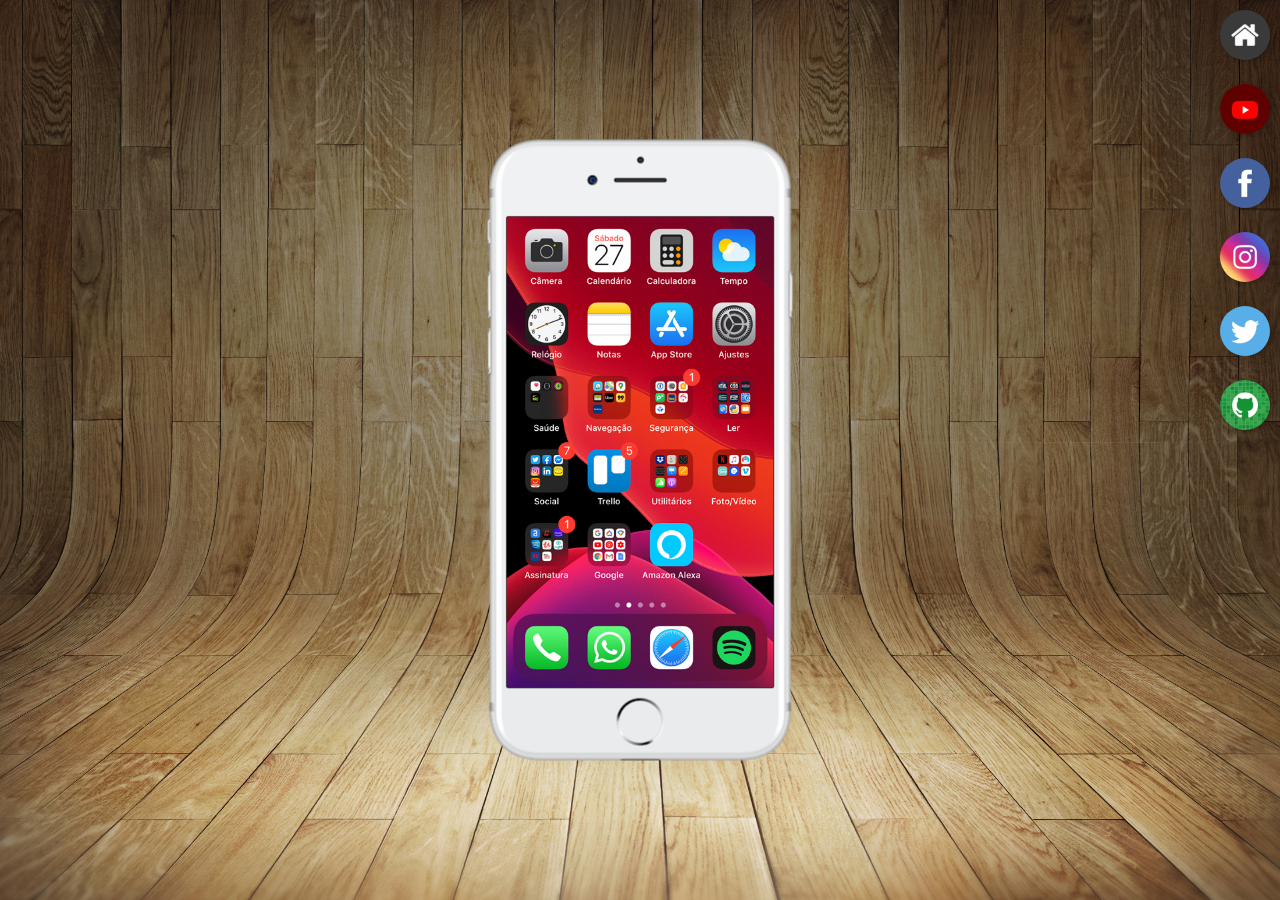
<file: index.html>
<!DOCTYPE html>
<html lang="pt-br">
<head>
    <meta charset="UTF-8">
    <meta name="viewport" content="width=device-width, initial-scale=1.0">
    <title>Projeto Rede Social</title>
    <link rel="stylesheet" href="./Estilo/estilo.css">
</head>
<body>
    <main>
        <section id="telefone">
            <iframe src="home.html" name="tela" id="tela"  frameborder="0"></iframe>
        </section>
        <section id="redes">
            <a href="home.html" target="tela"><img src="./pacote-d013/imagens/logo-home.jpg" alt="home"></a><br>
            <a href="youtube.html" target="tela"><img src="./pacote-d013/imagens/logo-youtube.jpg" alt="youtube"></a><br>
            <a href="facebook.html" target="tela"><img src="./pacote-d013/imagens/logo-facebook.jpg" alt="facebook"></a><br>
            <a href="instagram.html" target="tela"><img src="./pacote-d013/imagens/logo-instagram.jpg" alt="instagram"></a><br>
            <a href="twitter.html" target="tela"><img src="./pacote-d013/imagens/logo-twitter.jpg" alt="twitter"></a><br>
            <a href="github.html" target="tela"><img src="./pacote-d013/imagens/logo-github.jpg" alt="github"></a> 
        </section>
    </main>
</body>
</html>
</file>
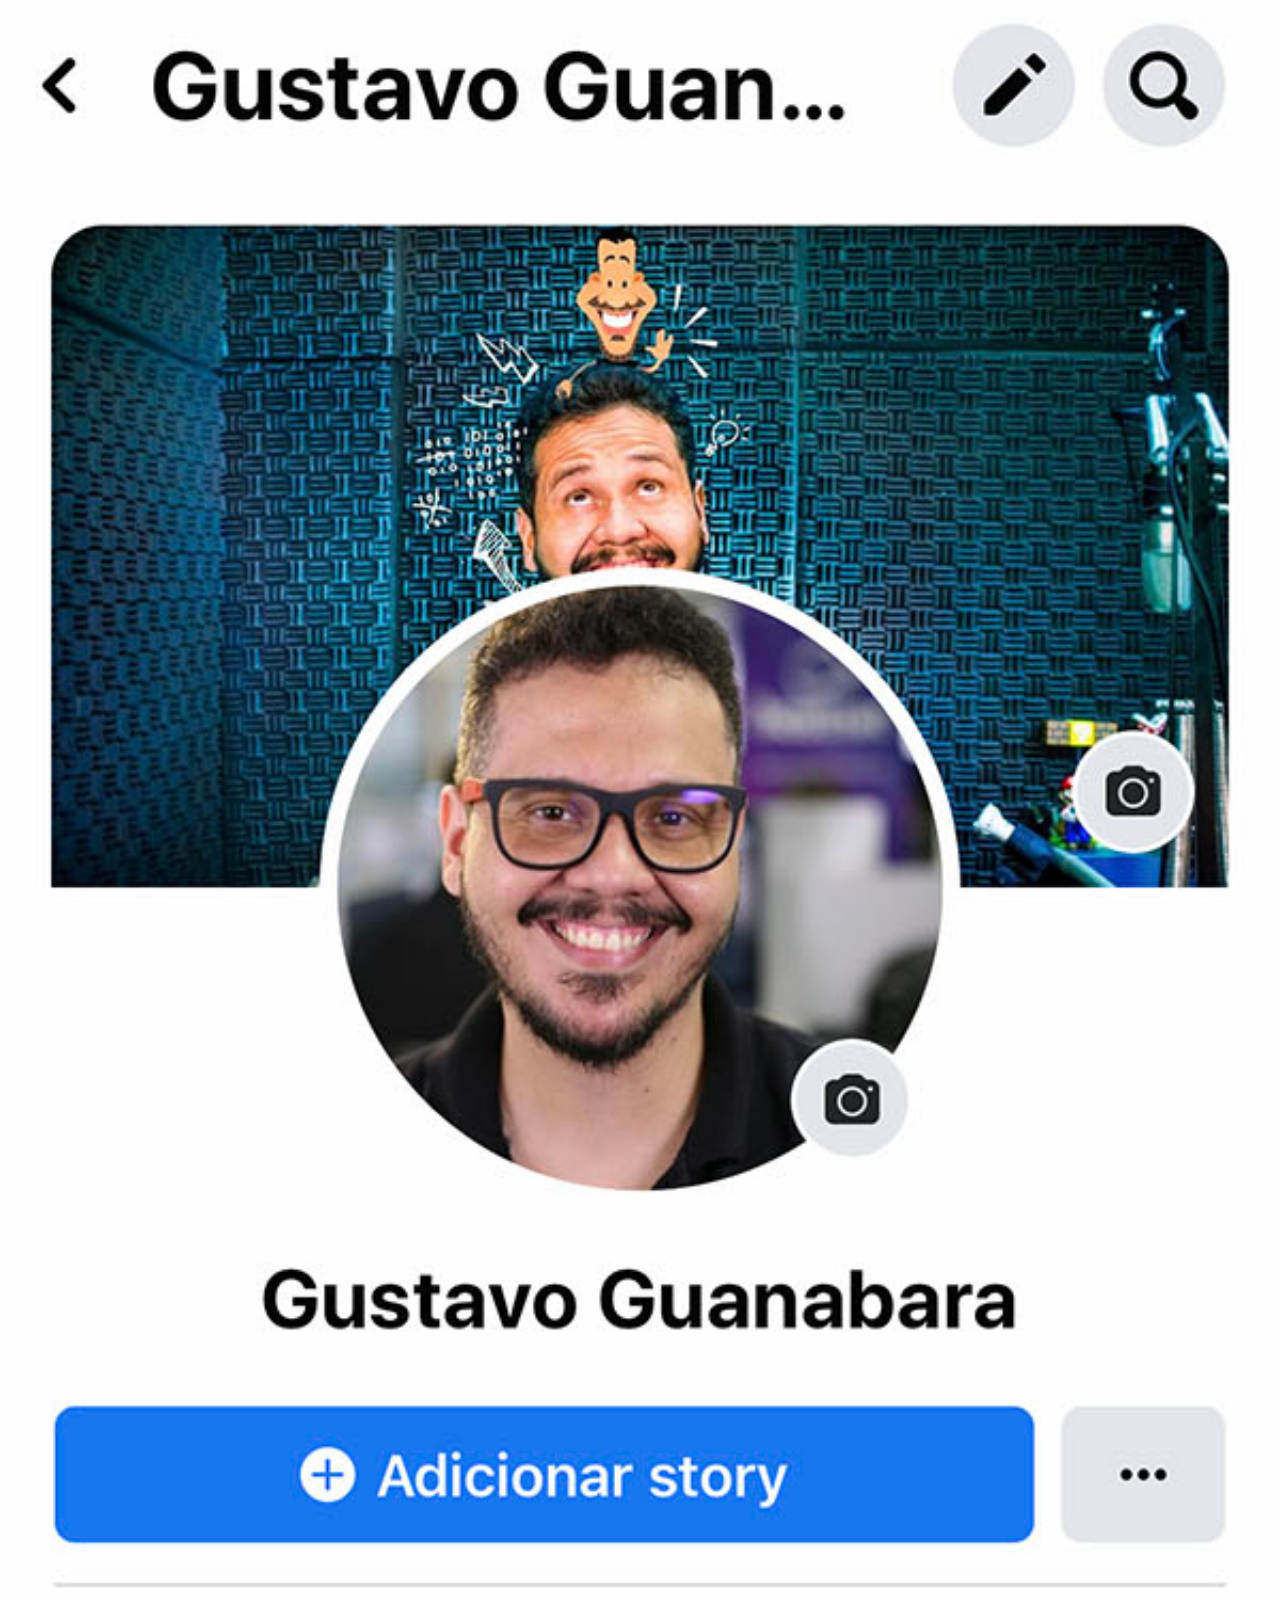
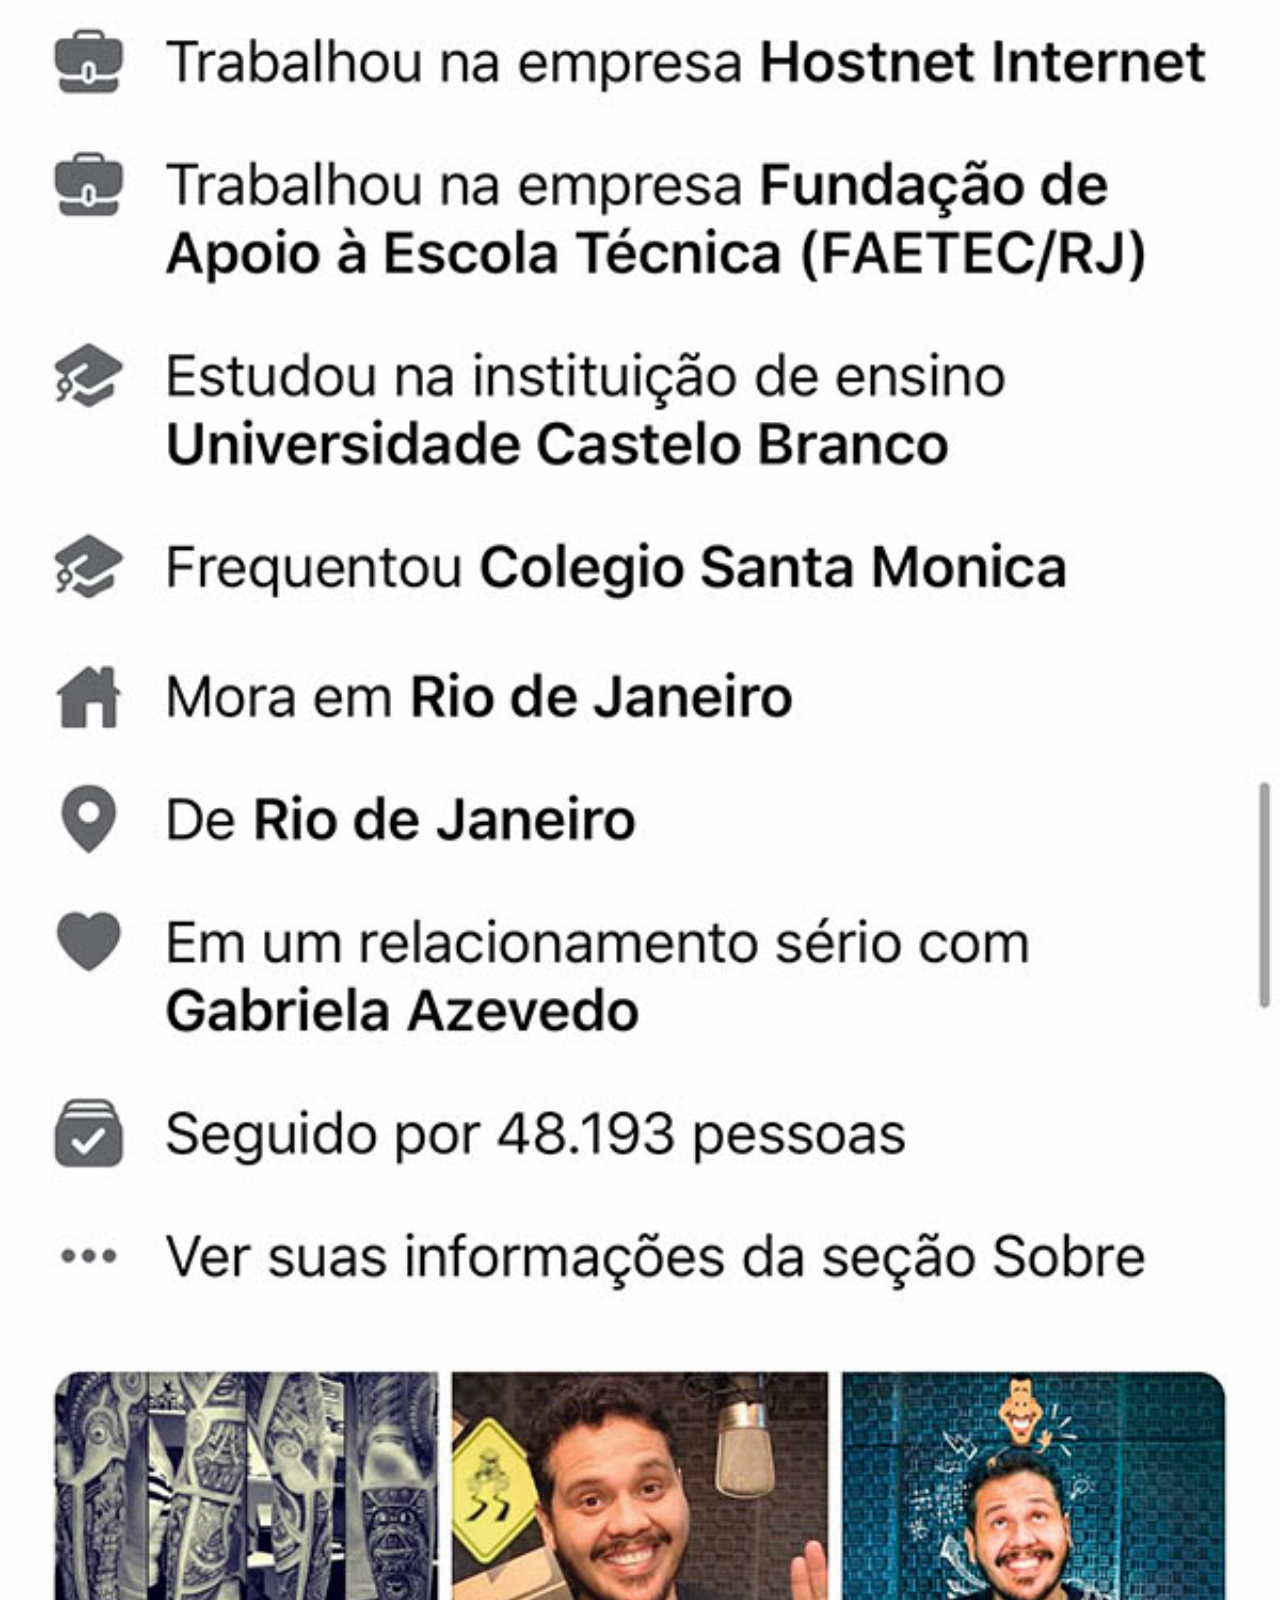
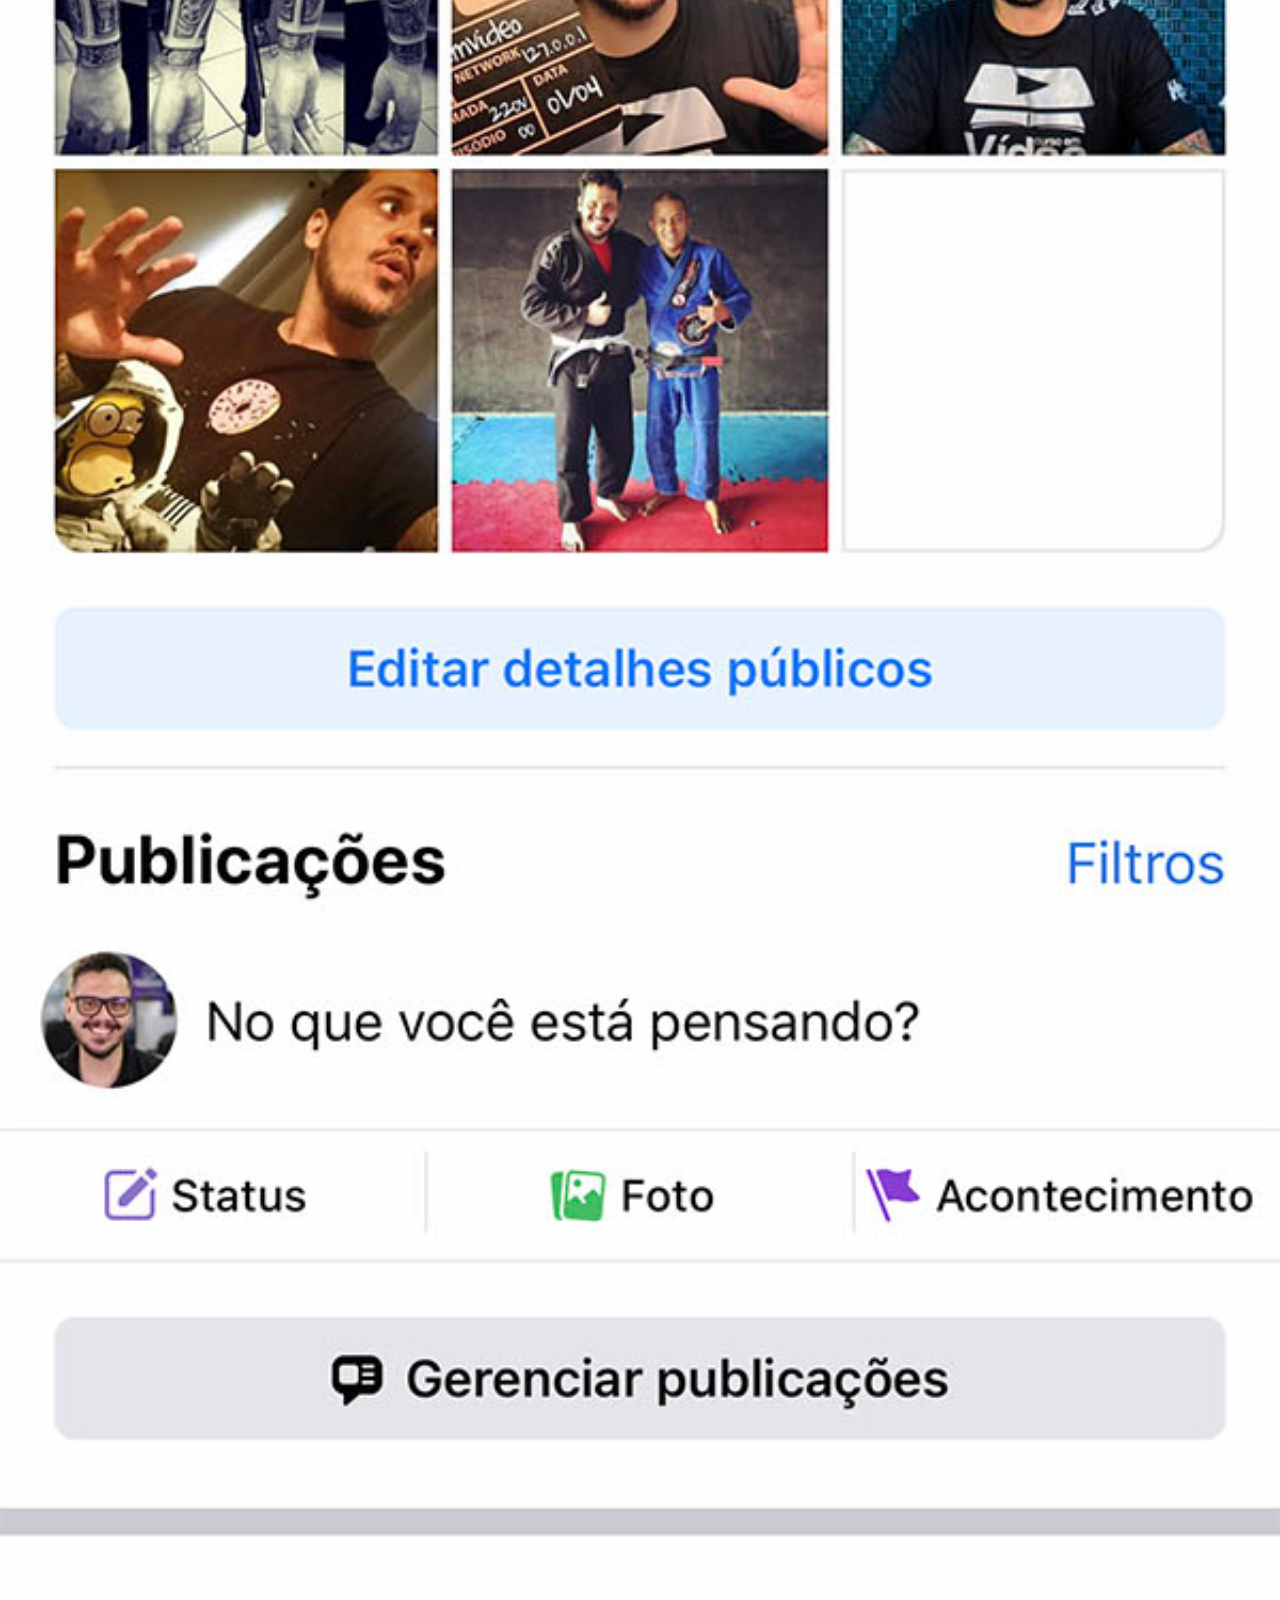
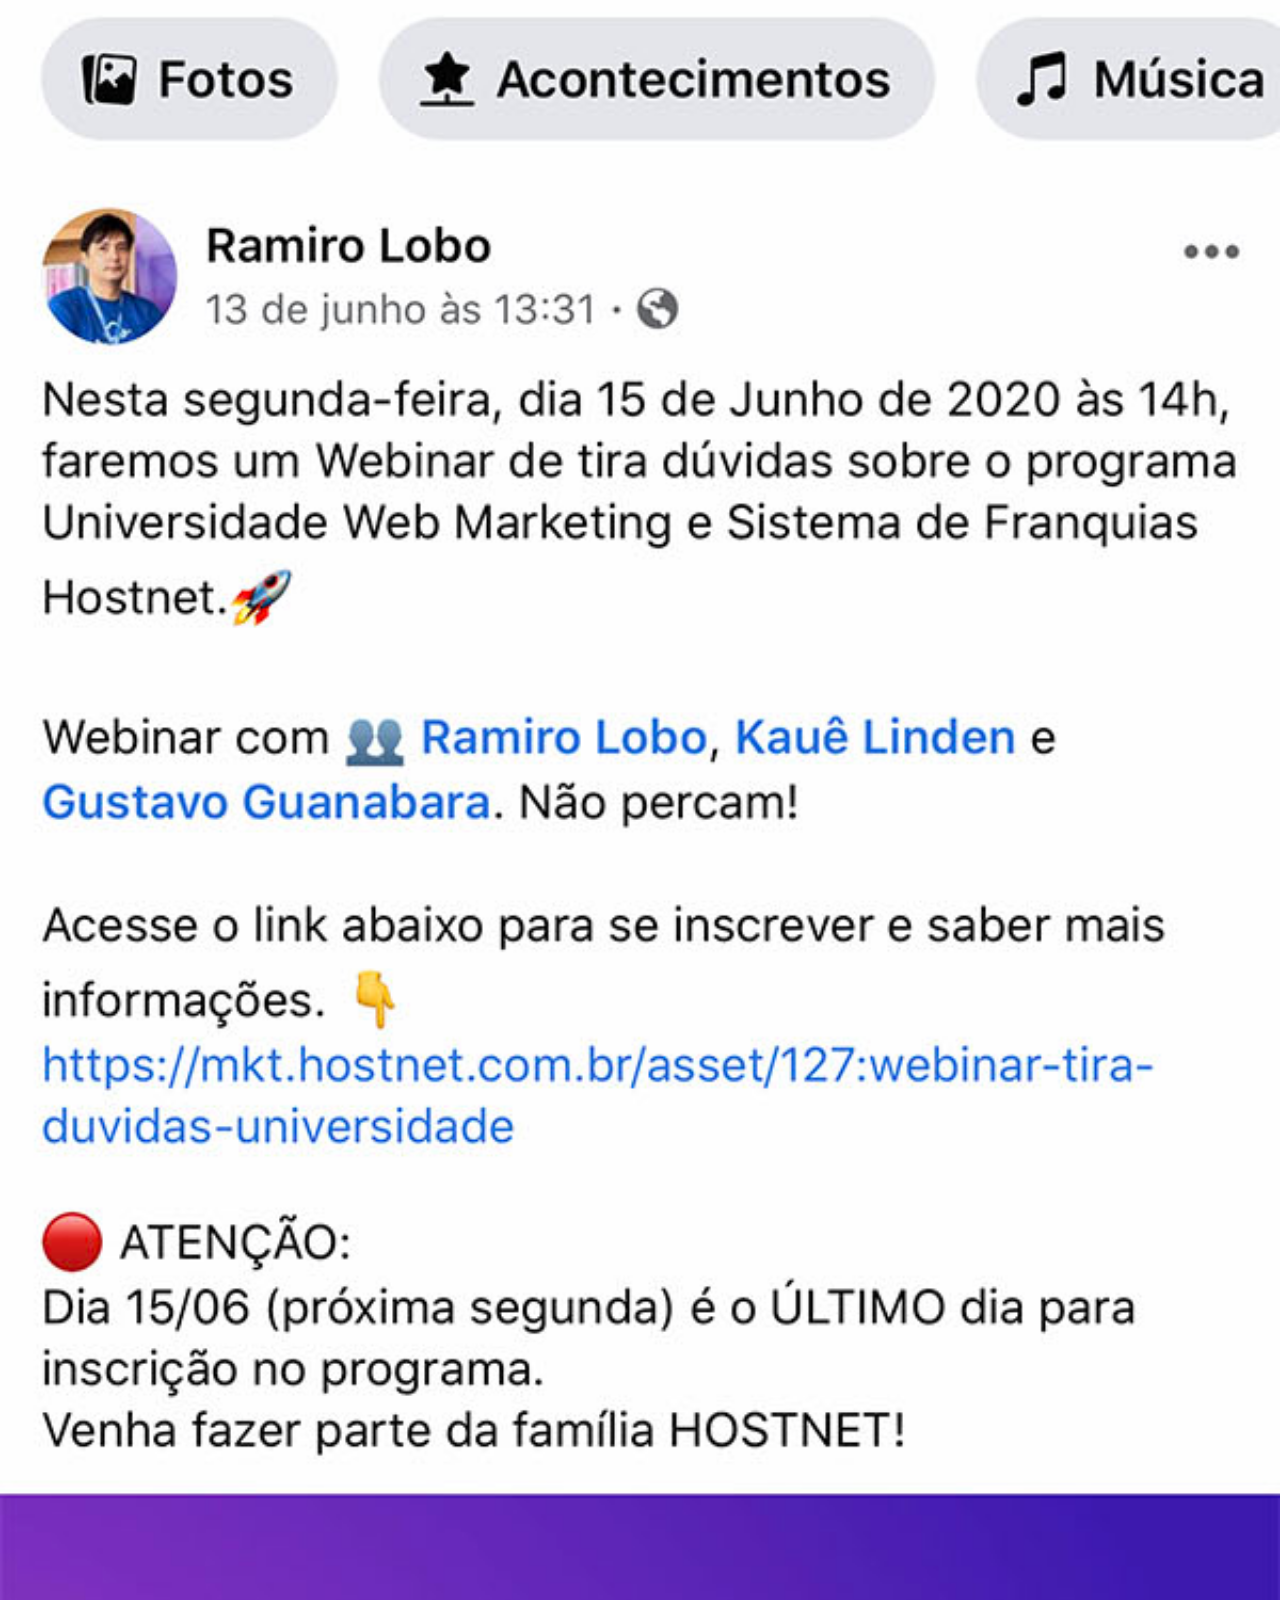
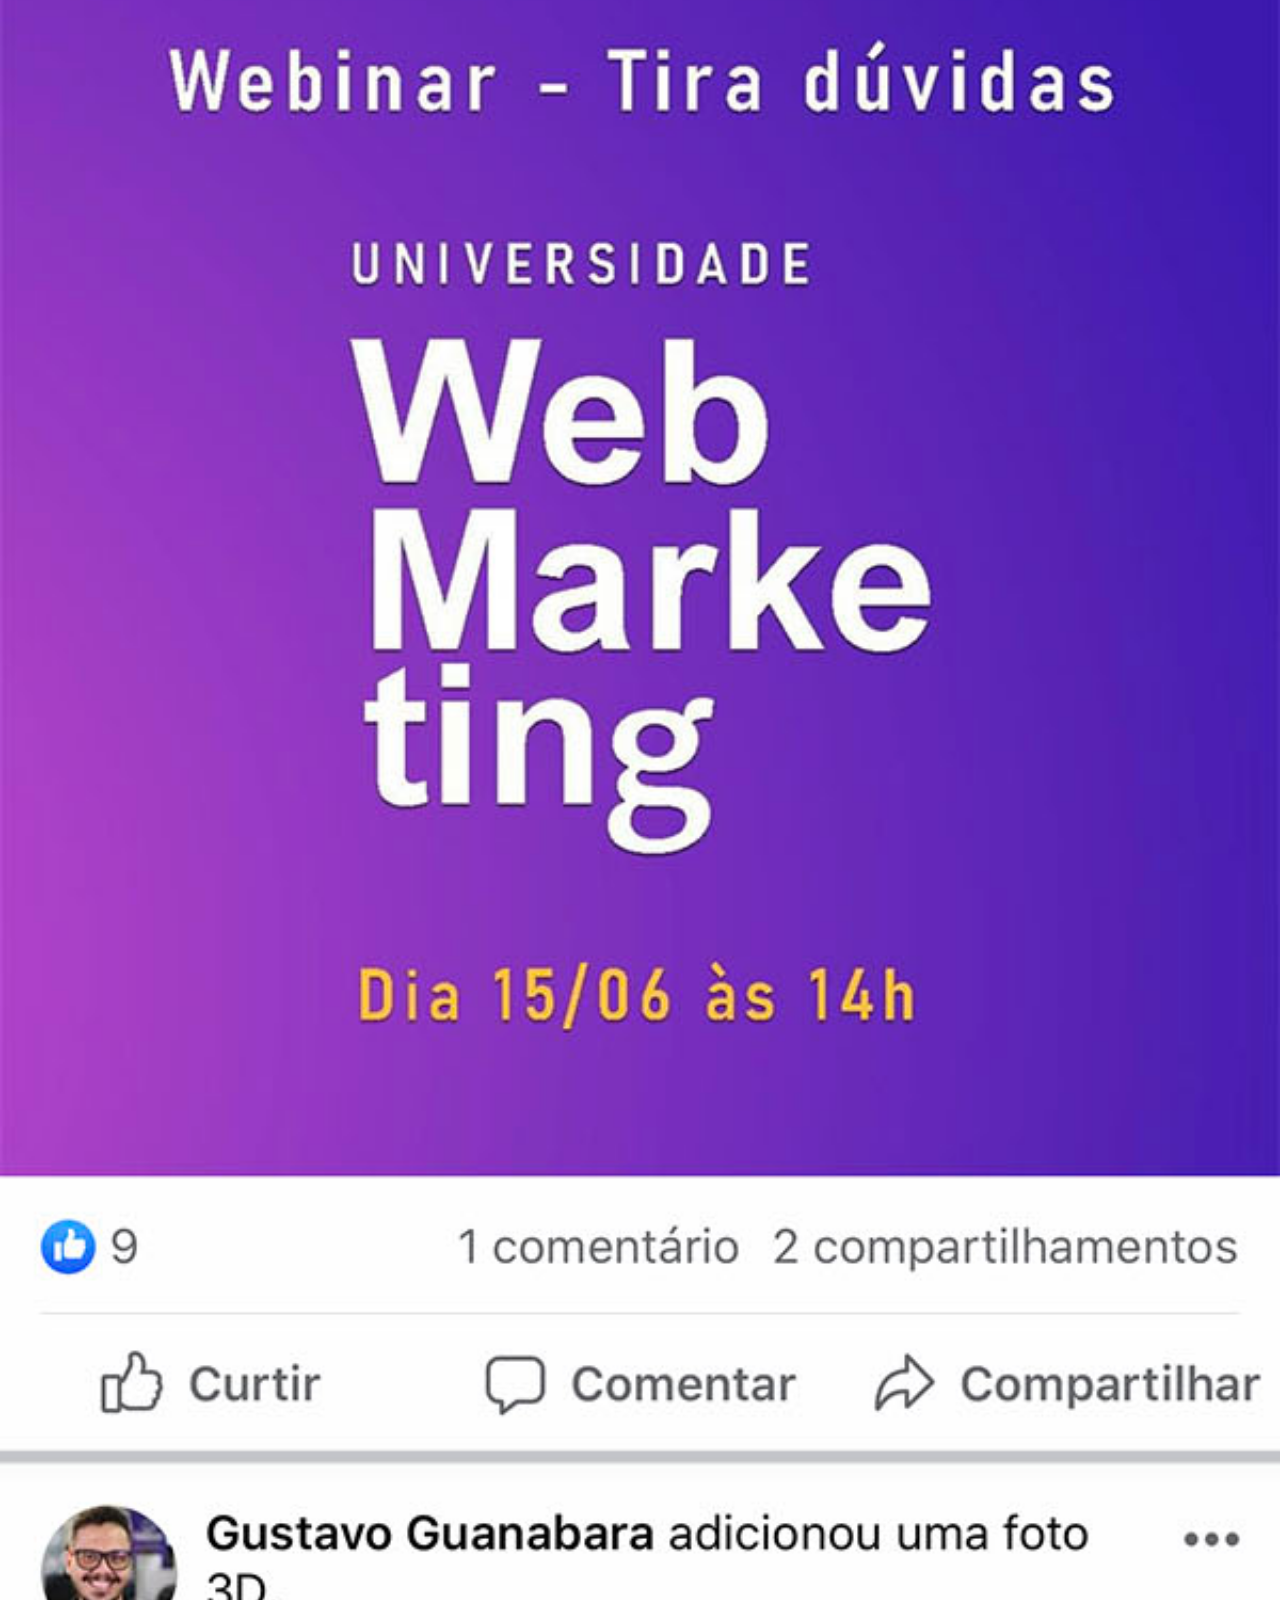
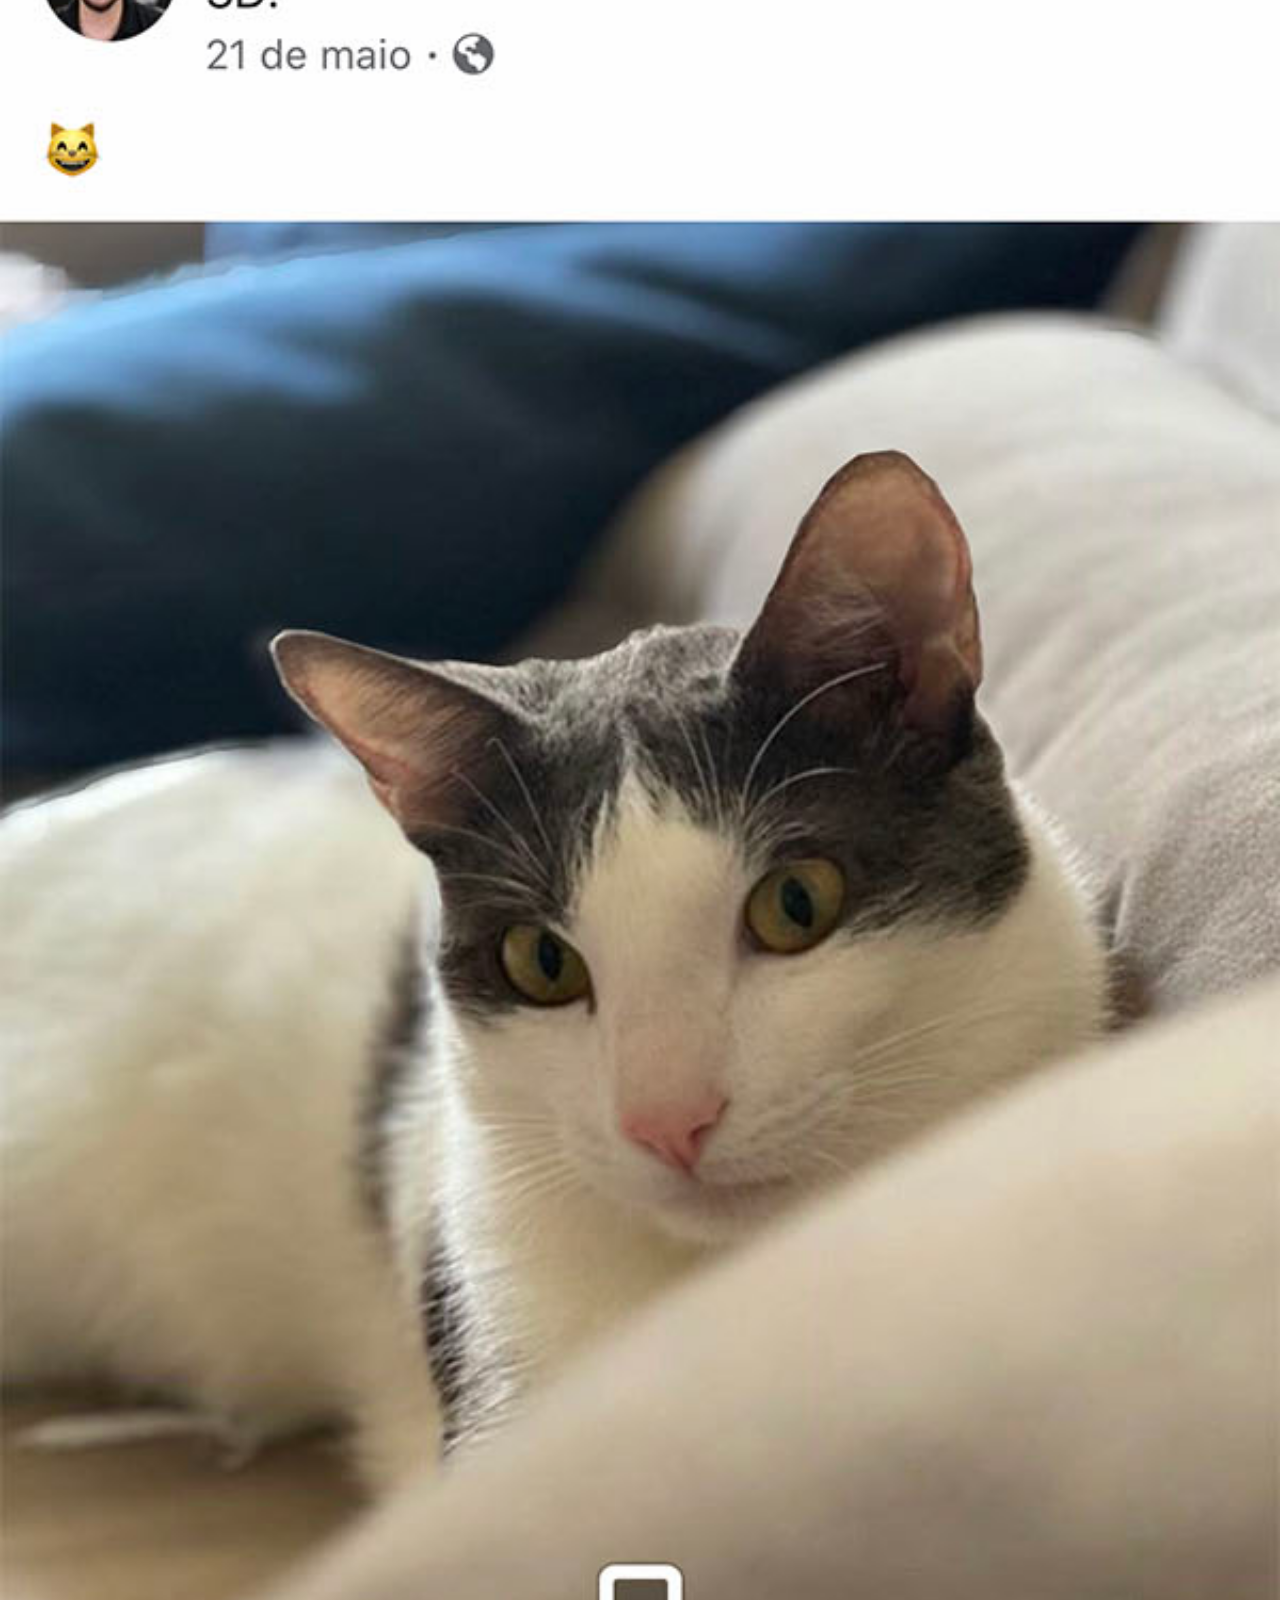
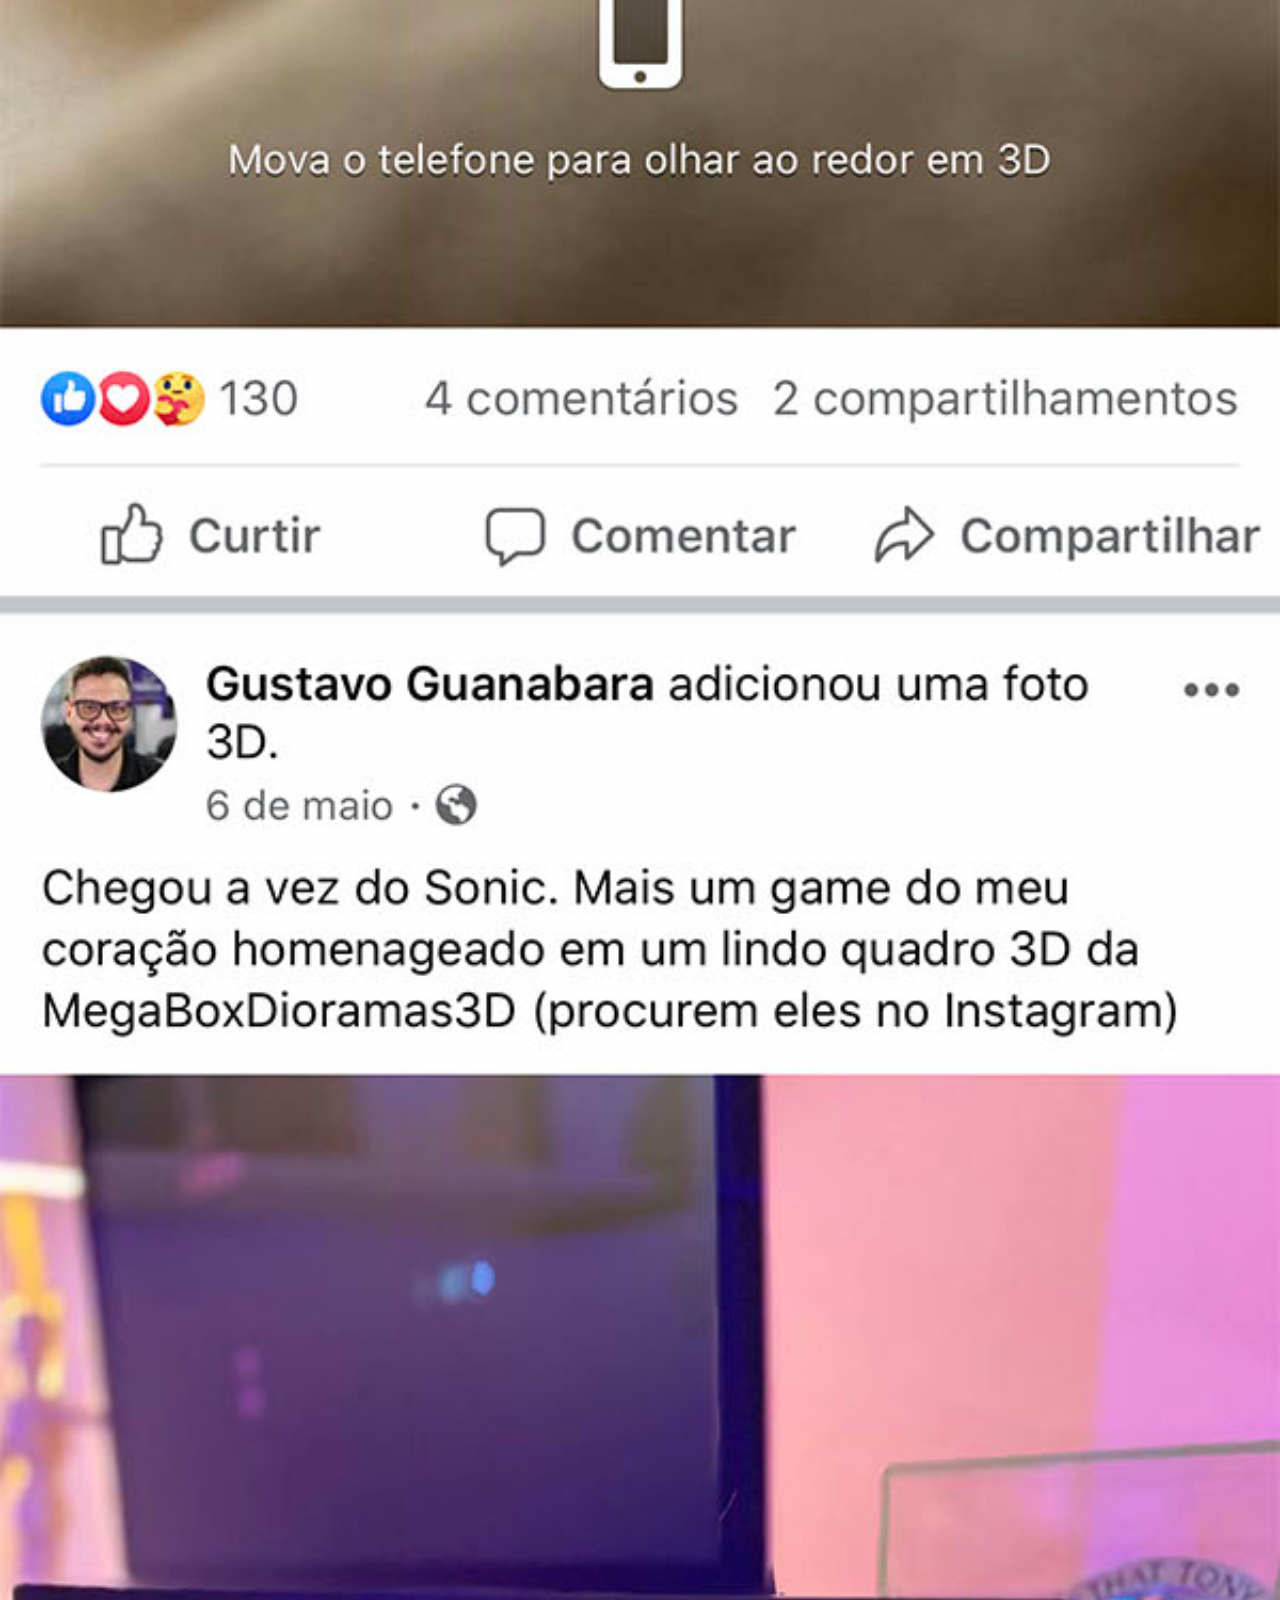
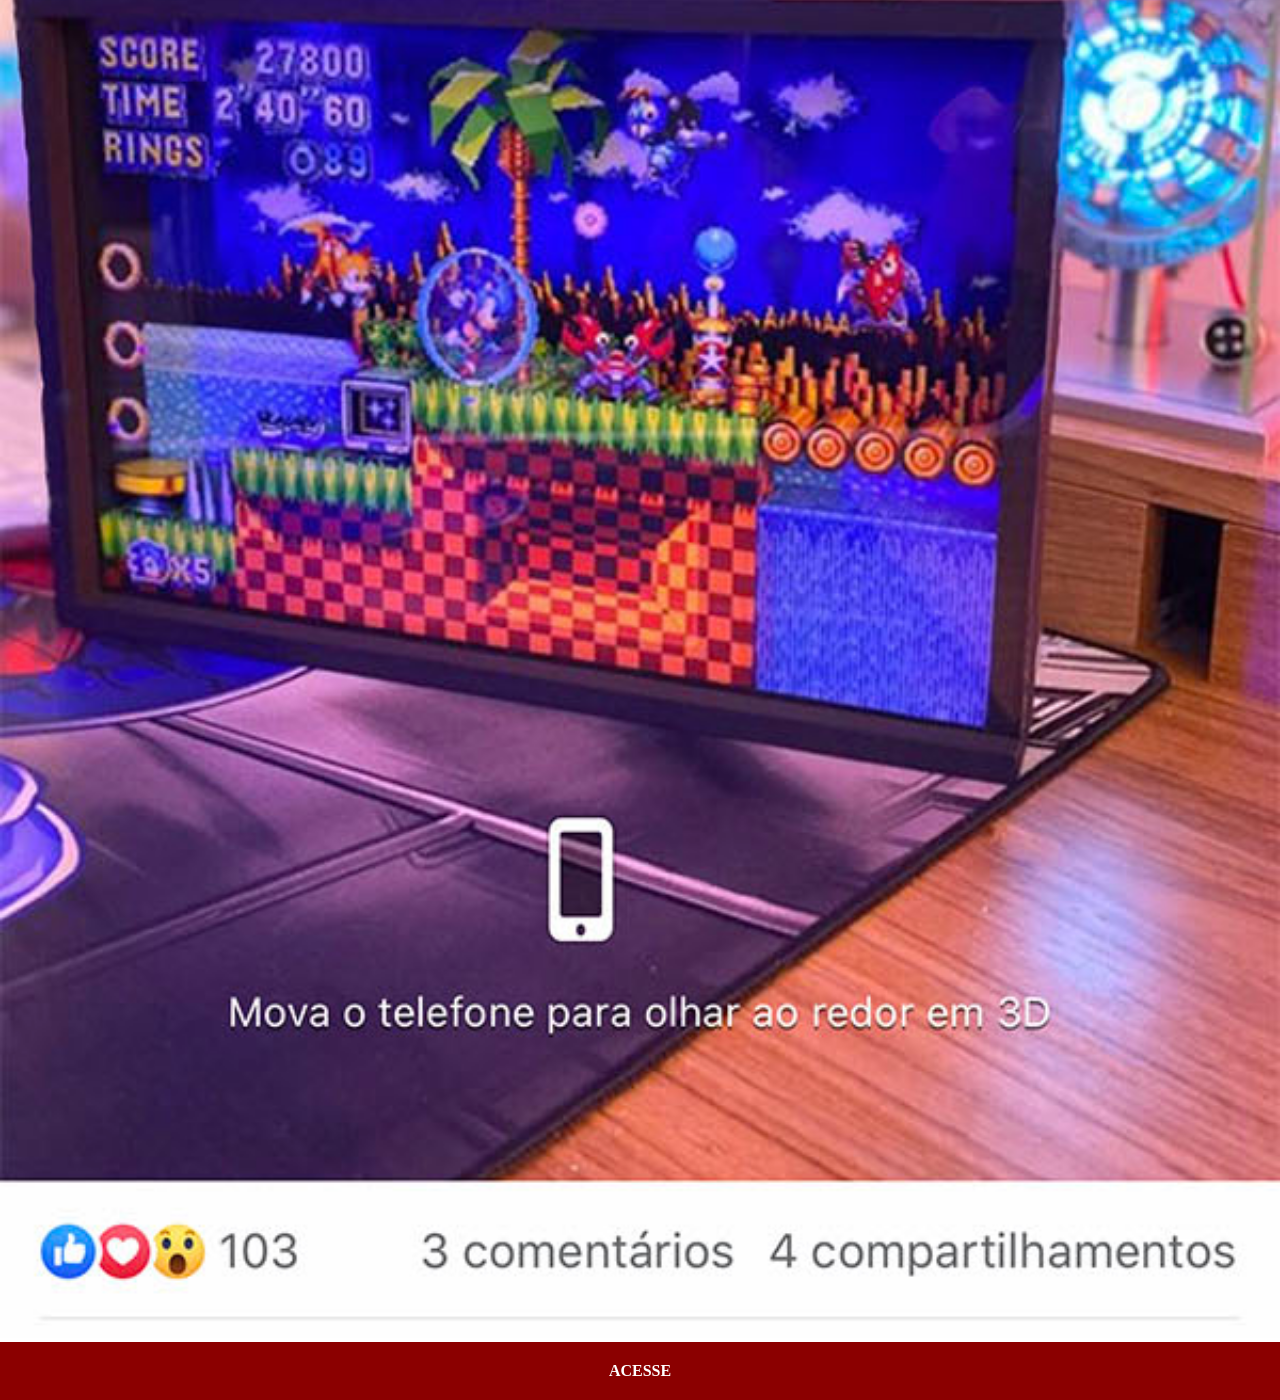
<file: facebook.html>
<!DOCTYPE html>
<html lang="pt-br">
<head>
    <meta charset="UTF-8">
    <meta name="viewport" content="width=device-width, initial-scale=1.0">
    <title>facebook</title>
    <link rel="stylesheet" href="./Estilo/social.css">
</head>
<body>
    <img src="pacote-d013/imagens/tela-facebook.jpg" alt="facebook">
    <a href="#" target="_blank">ACESSE</a>

</body>
</html>
</file>
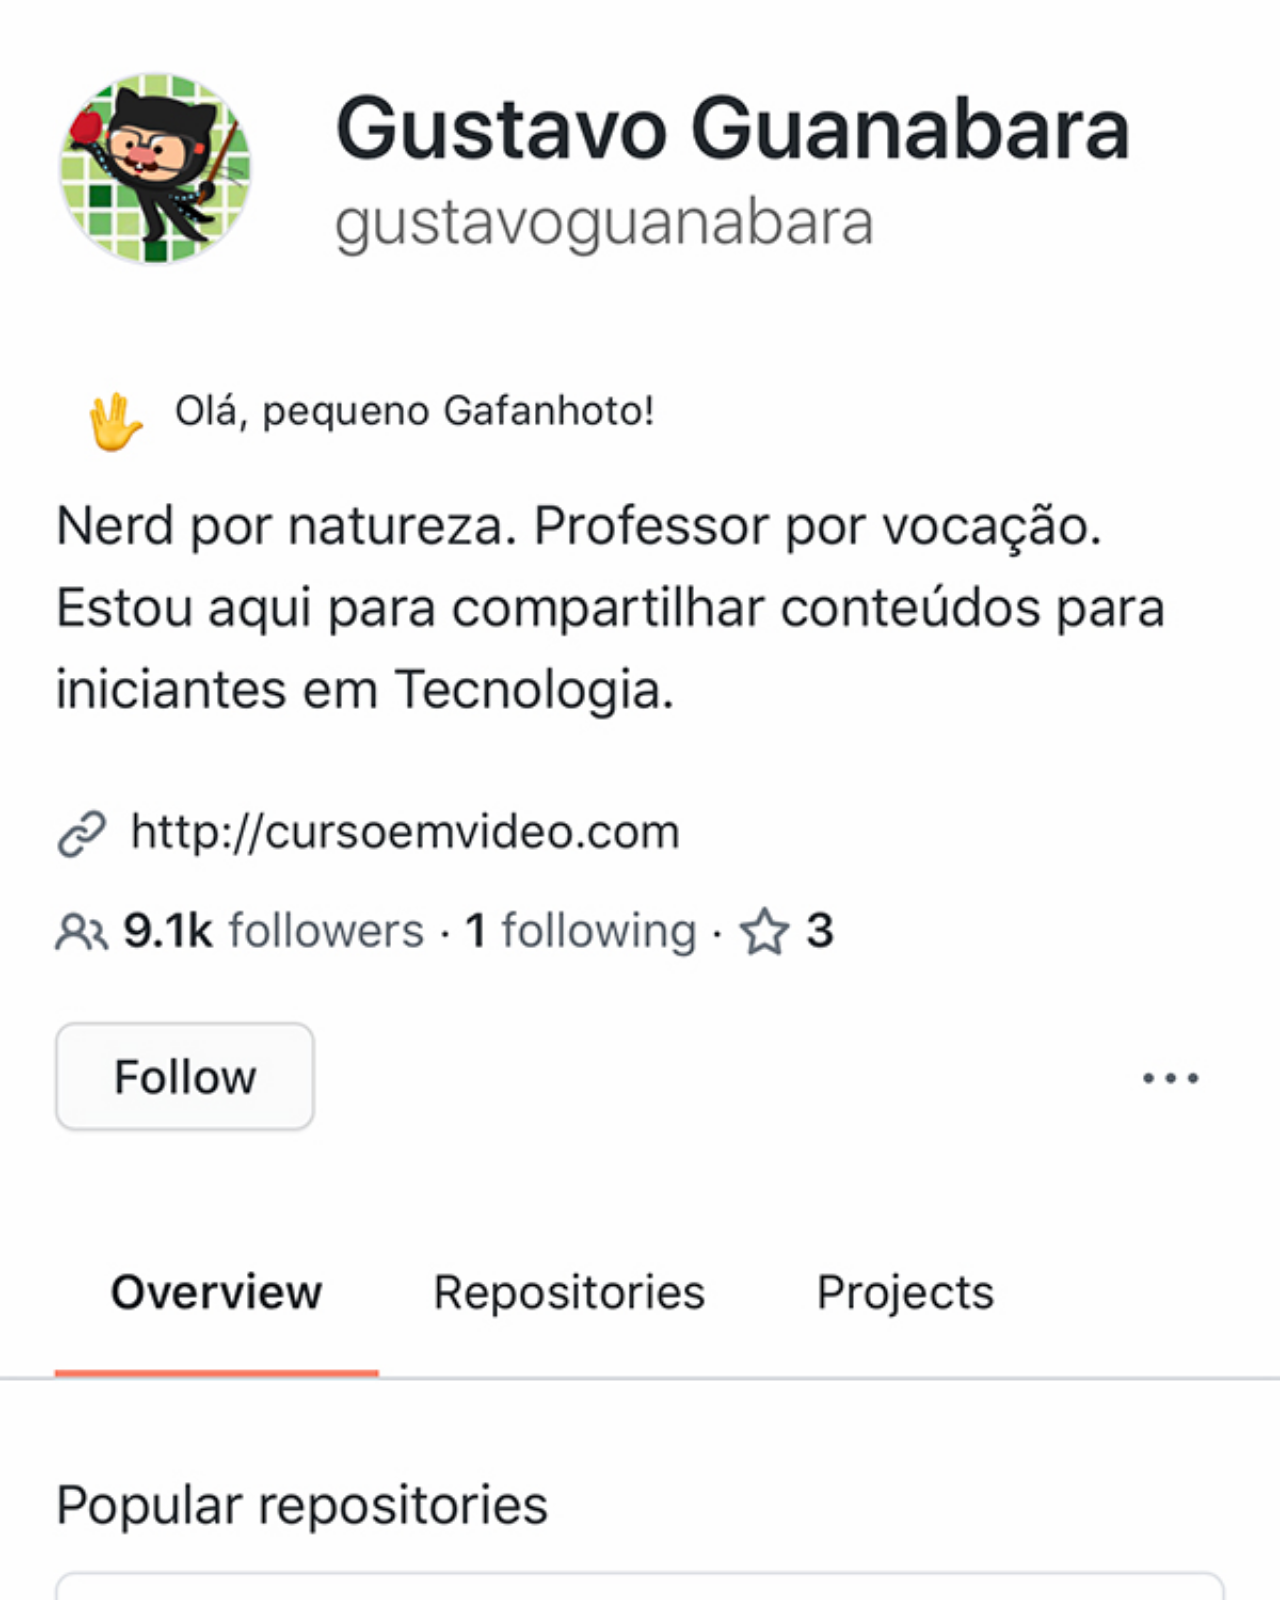
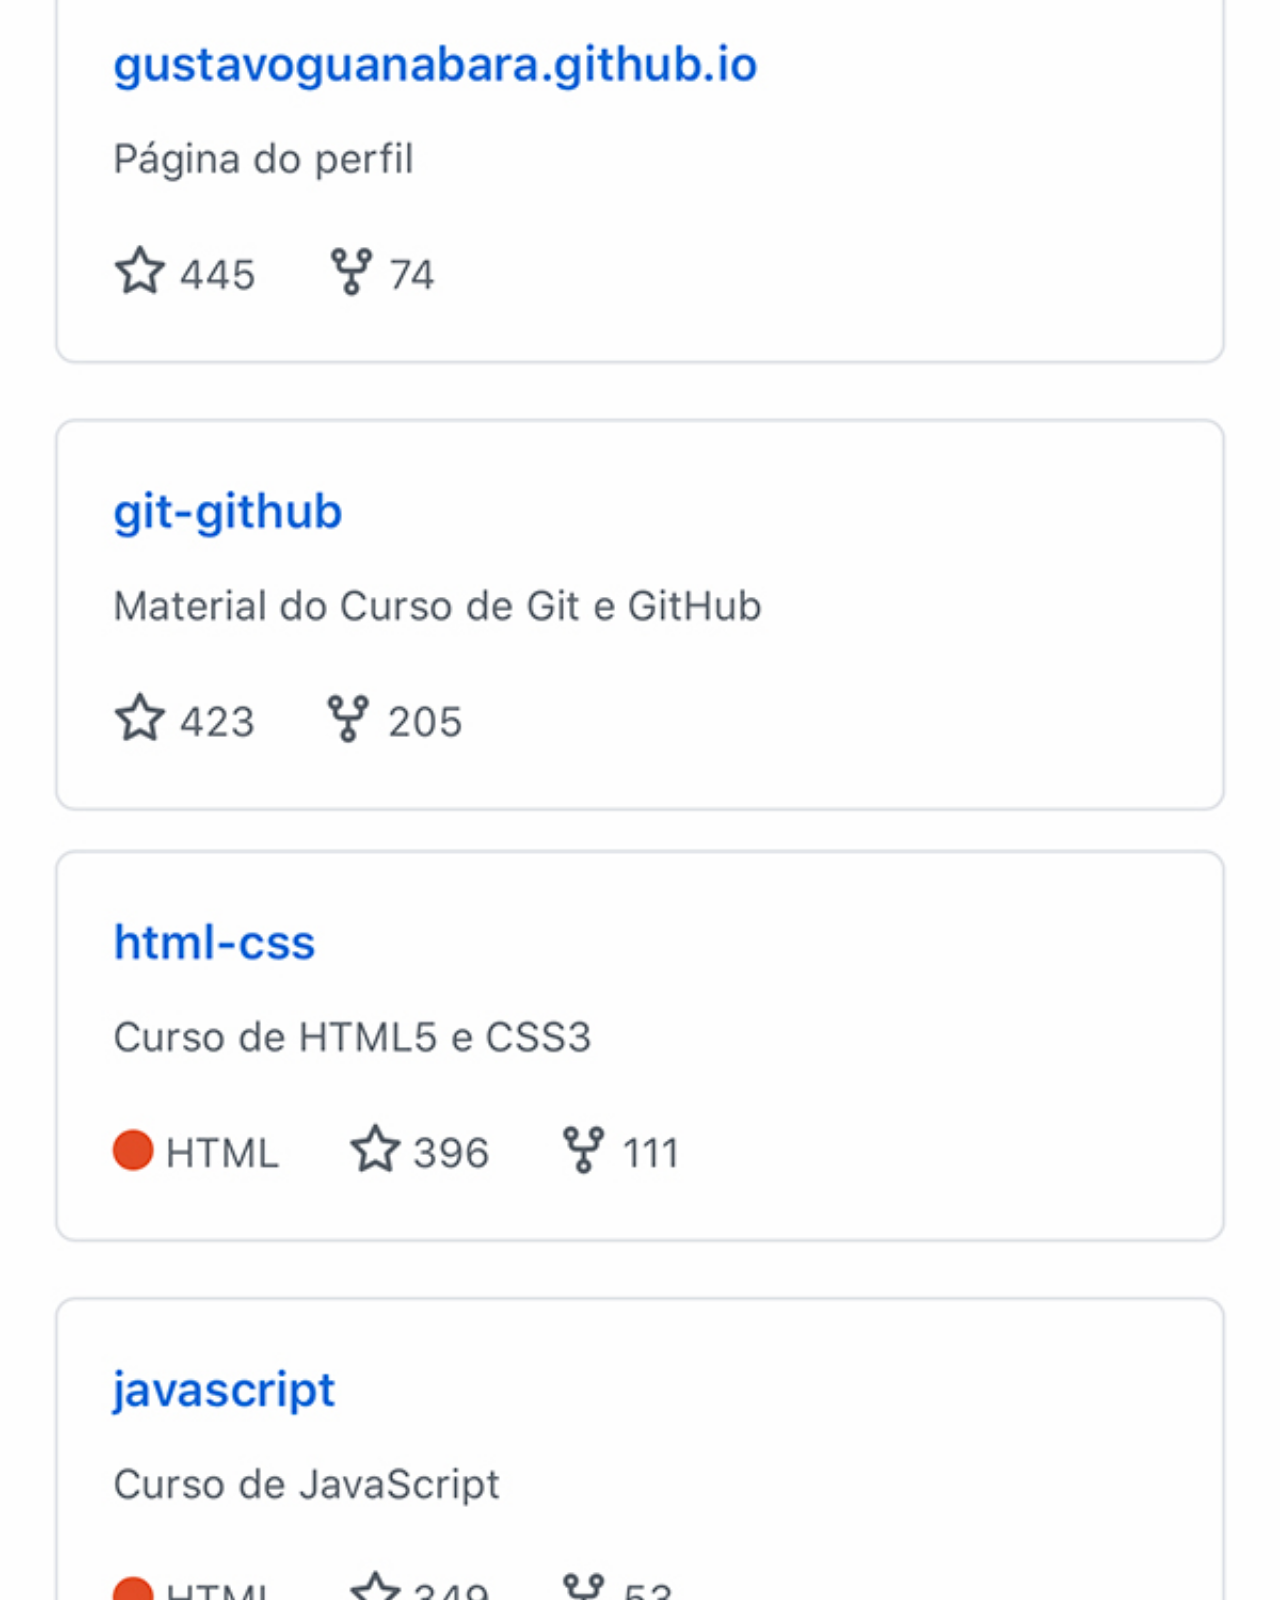
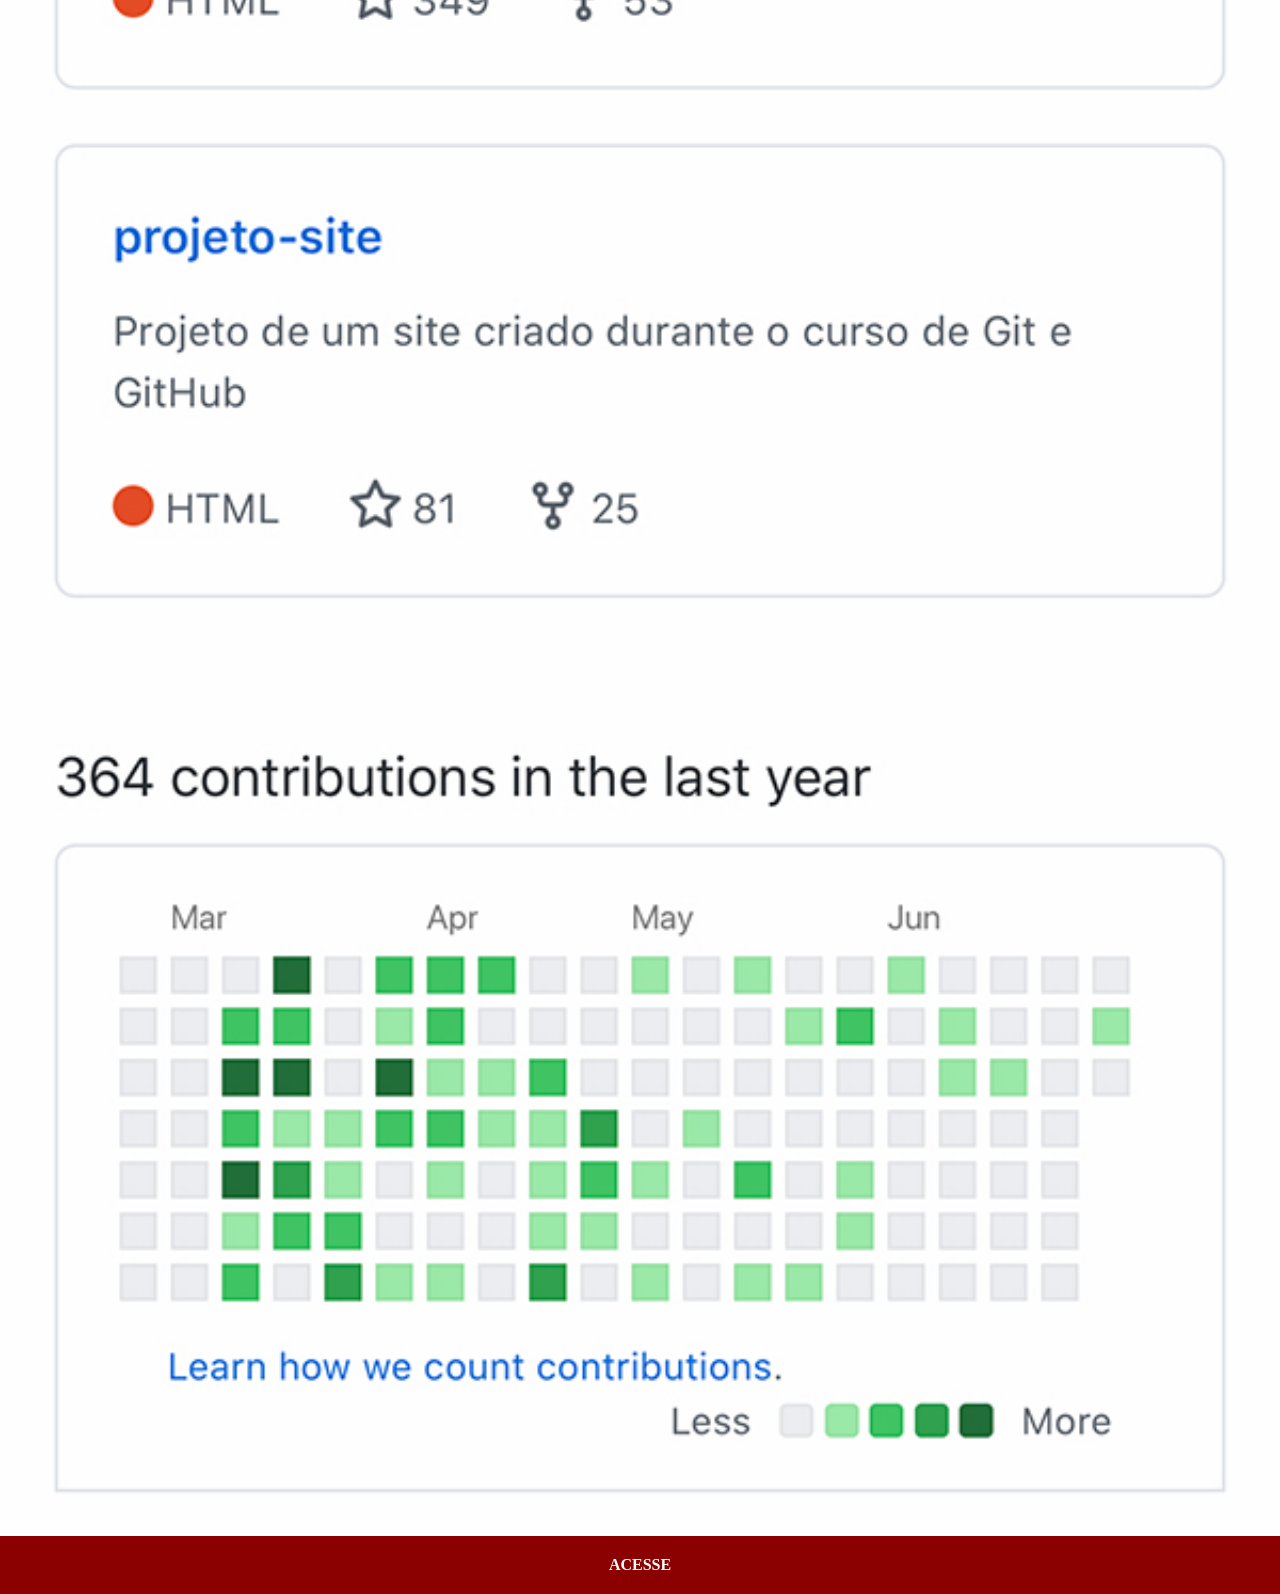
<file: github.html>
<!DOCTYPE html>
<html lang="pt-br">
<head>
    <meta charset="UTF-8">
    <meta name="viewport" content="width=device-width, initial-scale=1.0">
    <title>github</title>
    <link rel="stylesheet" href="./Estilo/social.css">
</head>
<body>
    <img src="pacote-d013/imagens/tela-github.jpg" alt="github">
    <a href="#" target="_blank">ACESSE</a>  
</body>
</html>
</file>
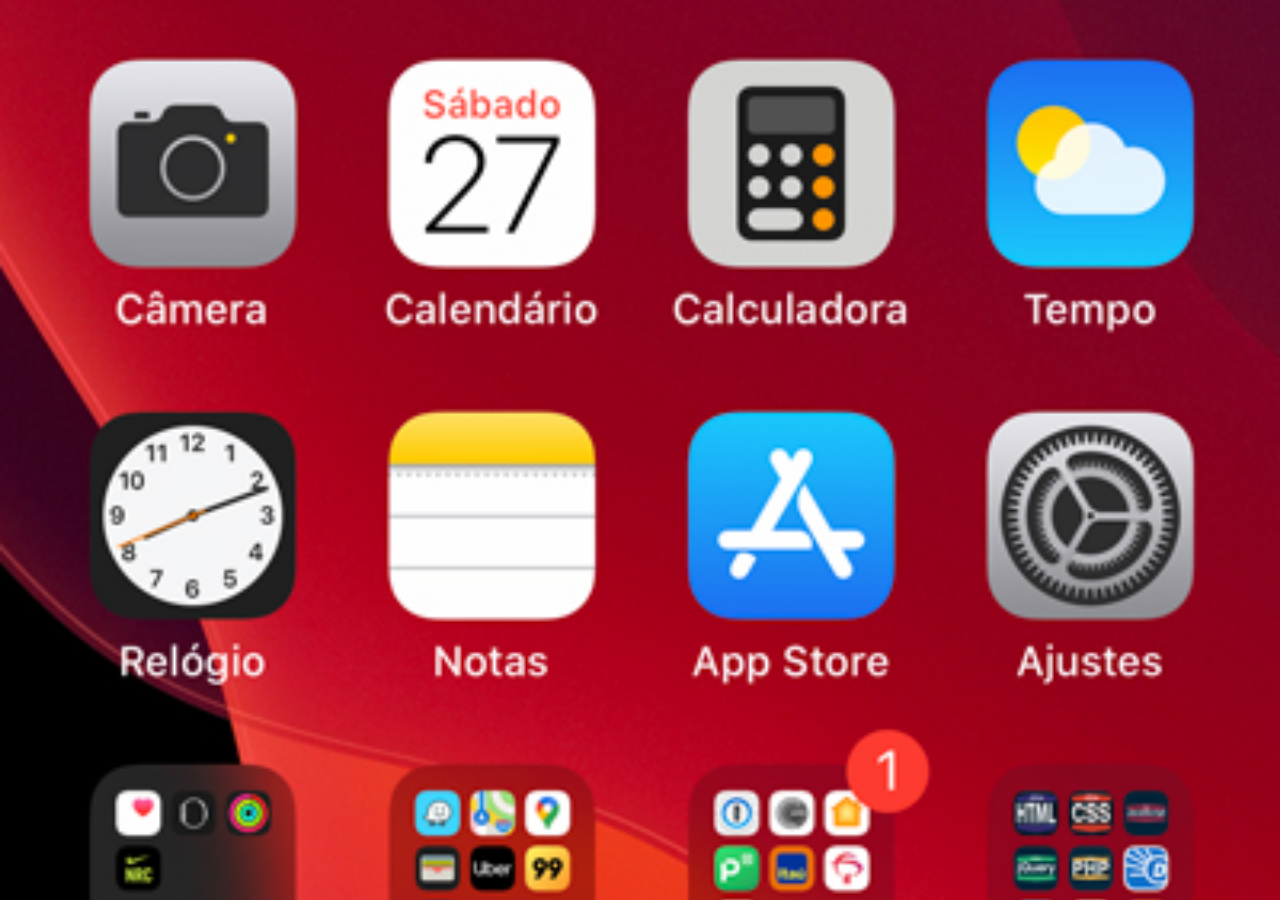
<file: home.html>
<!DOCTYPE html>
<html lang="pt-br">
<head>
    <meta charset="UTF-8">
    <meta name="viewport" content="width=device-width, initial-scale=1.0">
    <title>home</title>
    <style>
        body{
            background:black url(./pacote-d013/imagens/tela-home.jpg) no-repeat top center;
            background-size:cover;
        }
        </style>
</head>
<body>
    
</body>
</html>
</file>
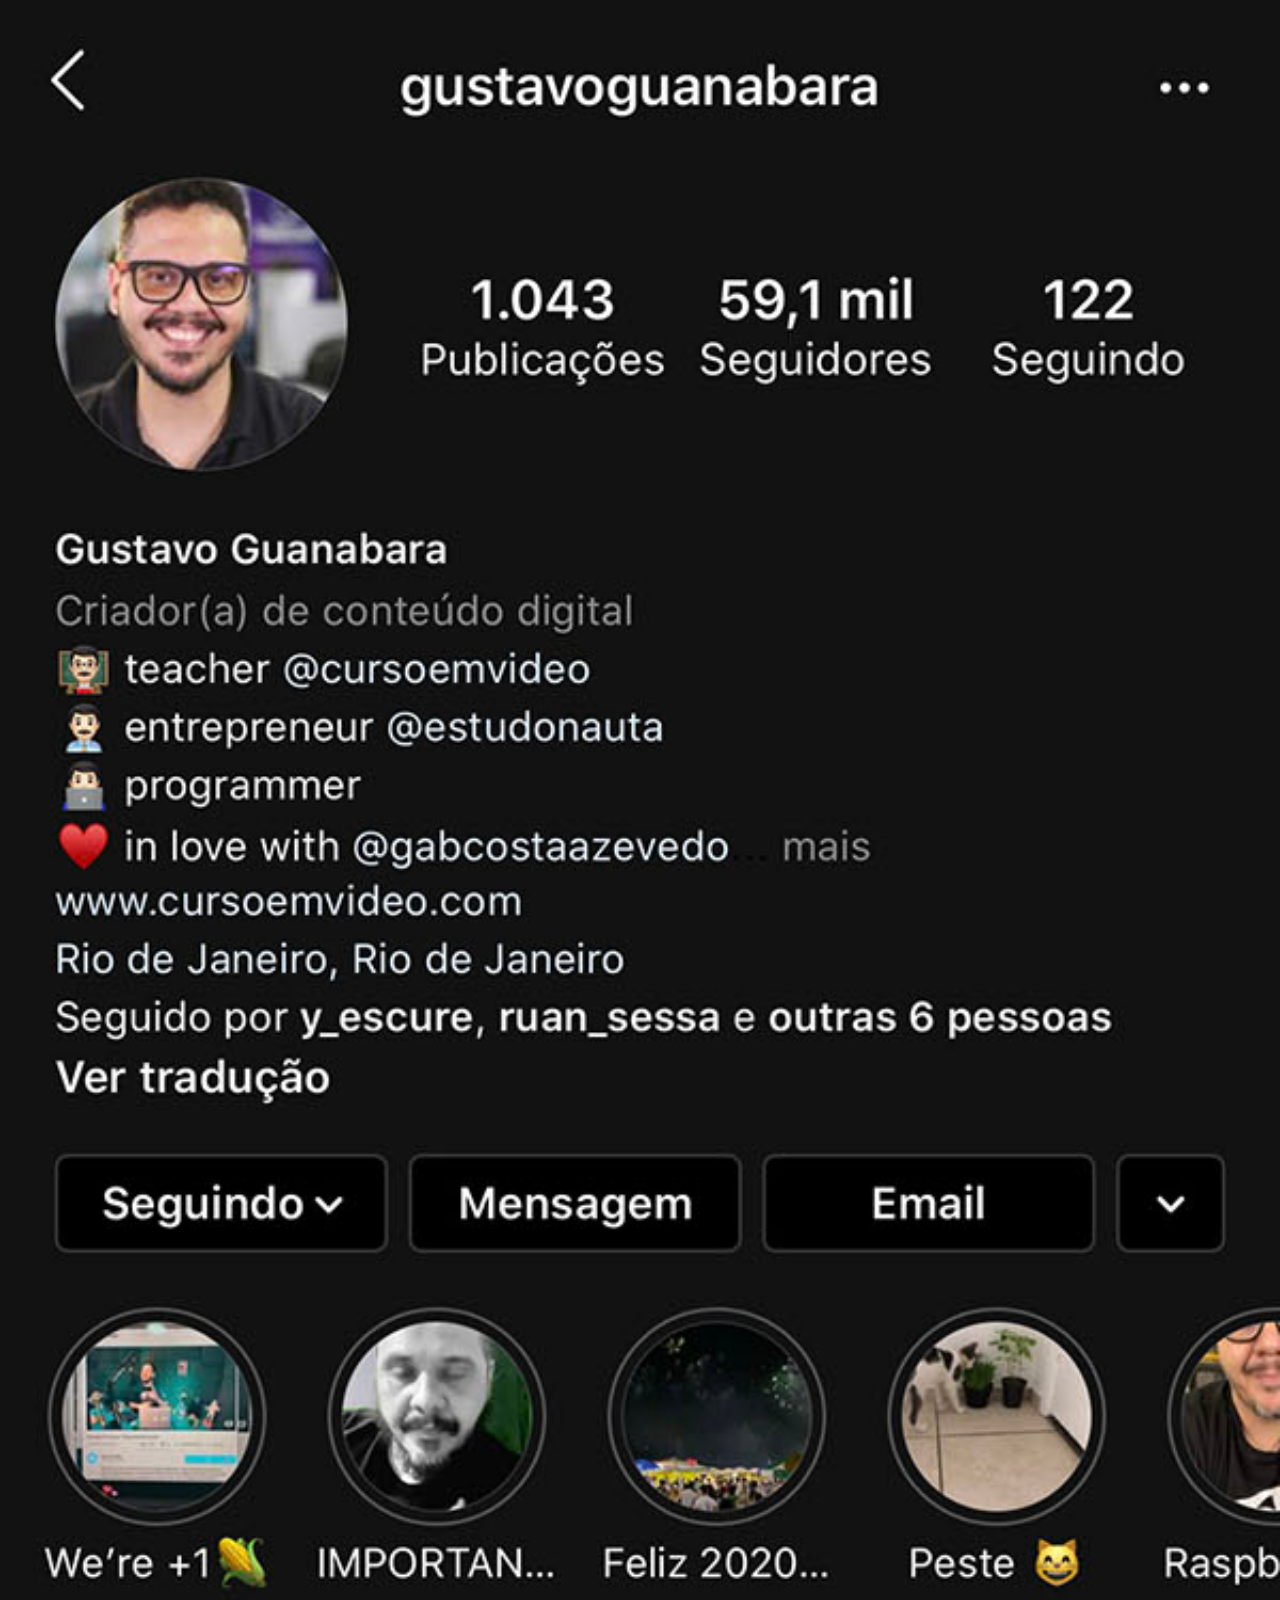
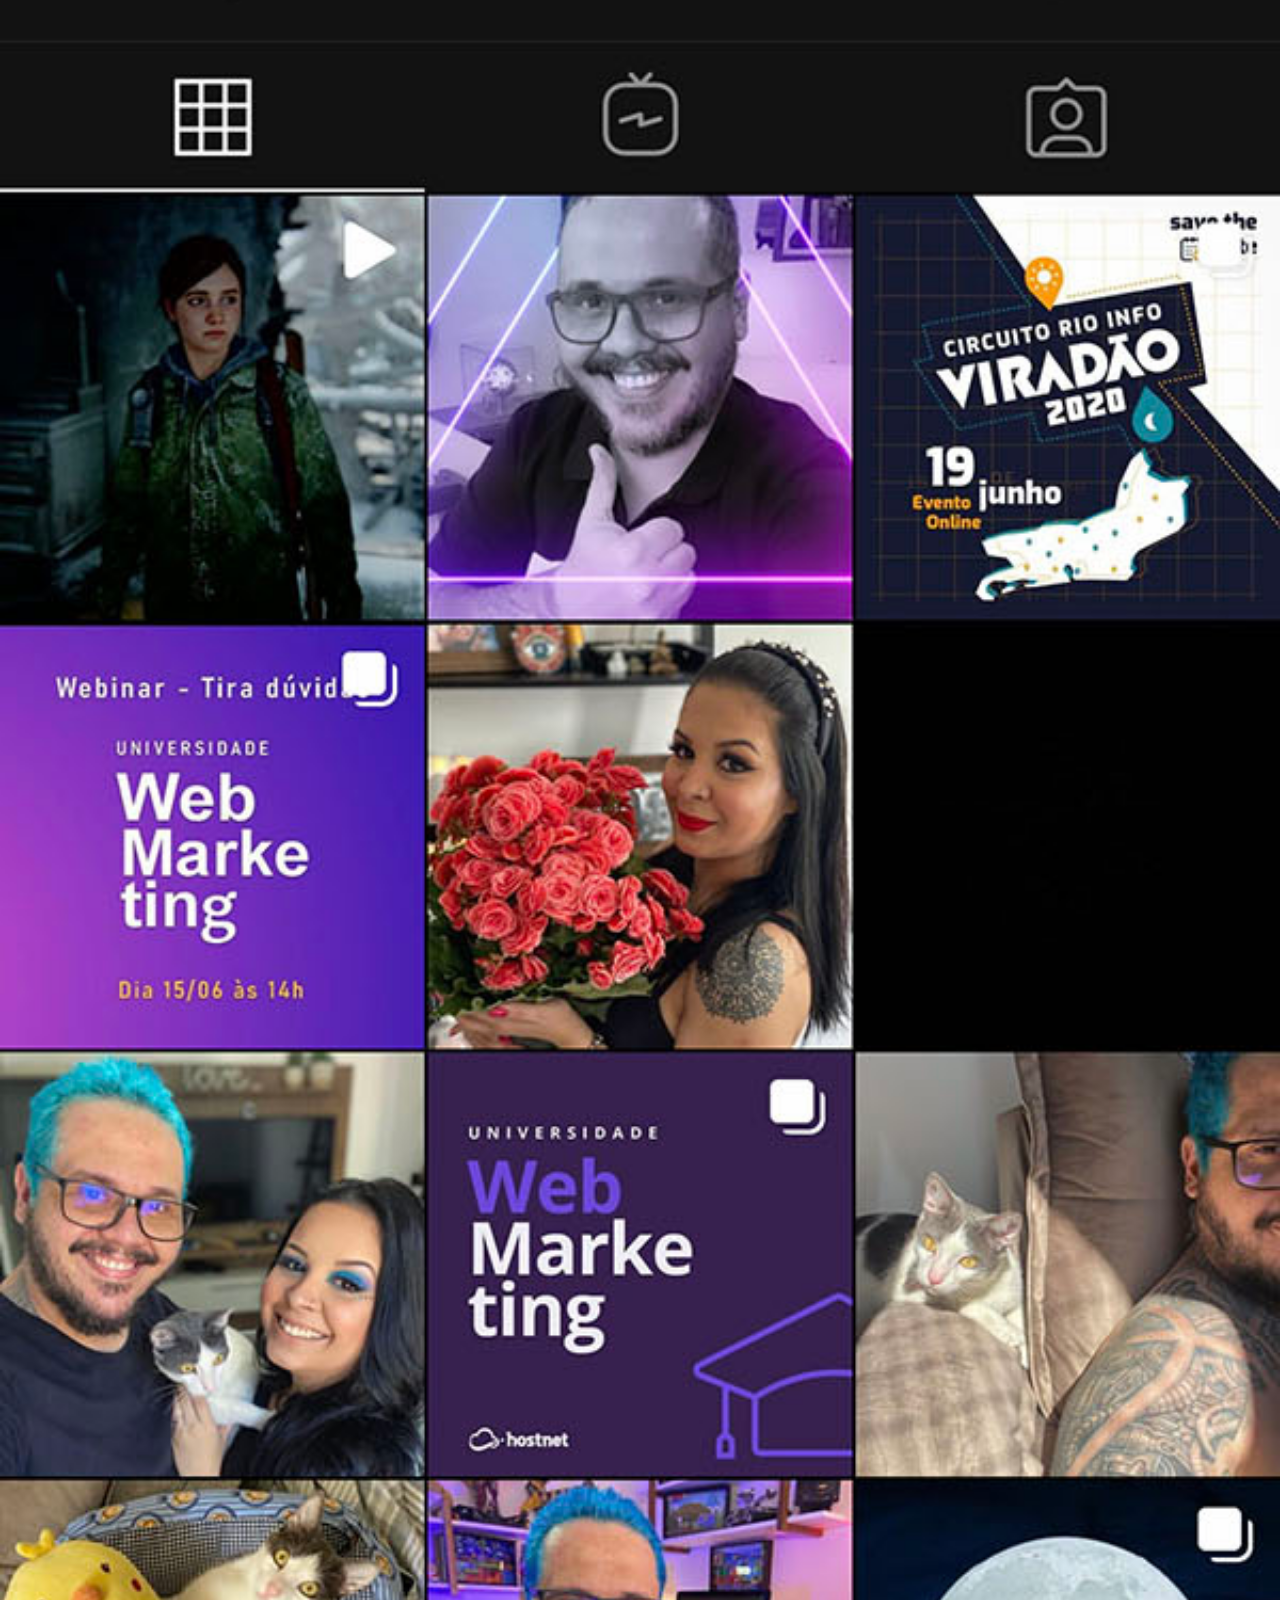
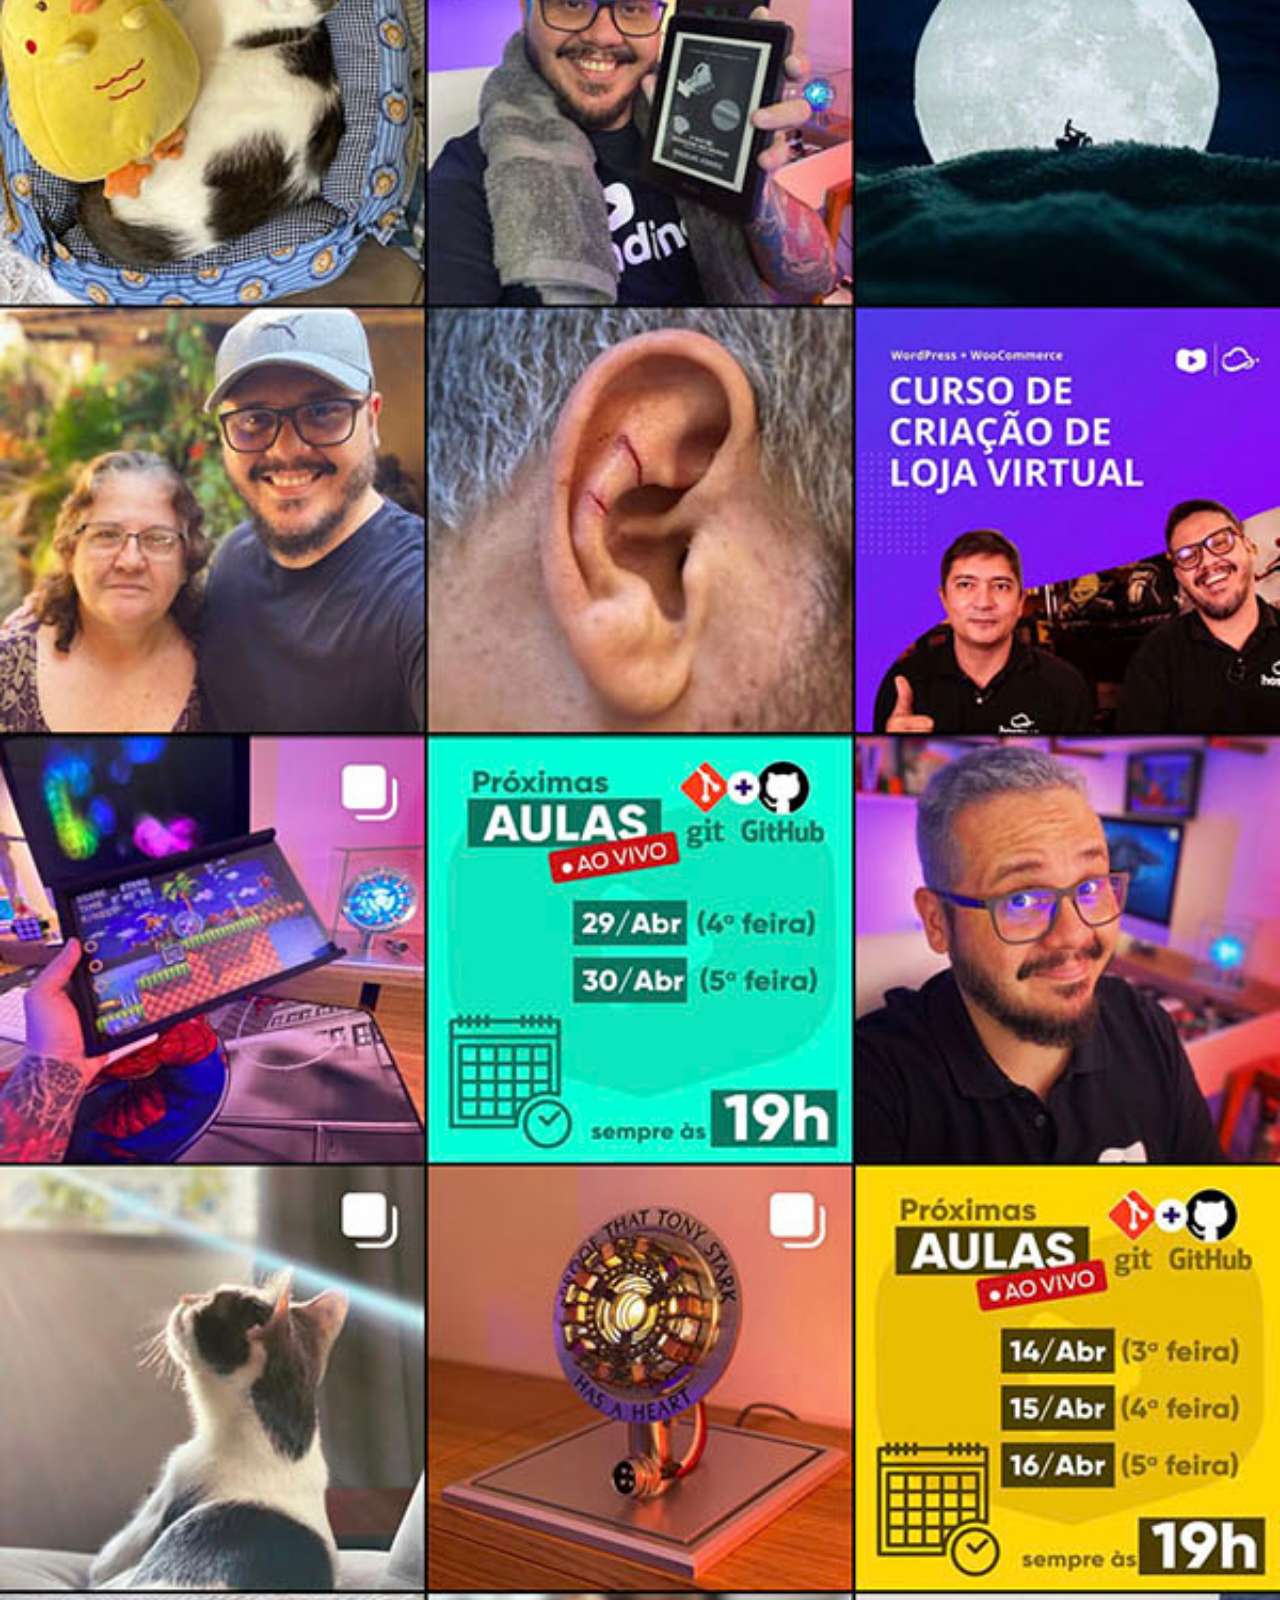
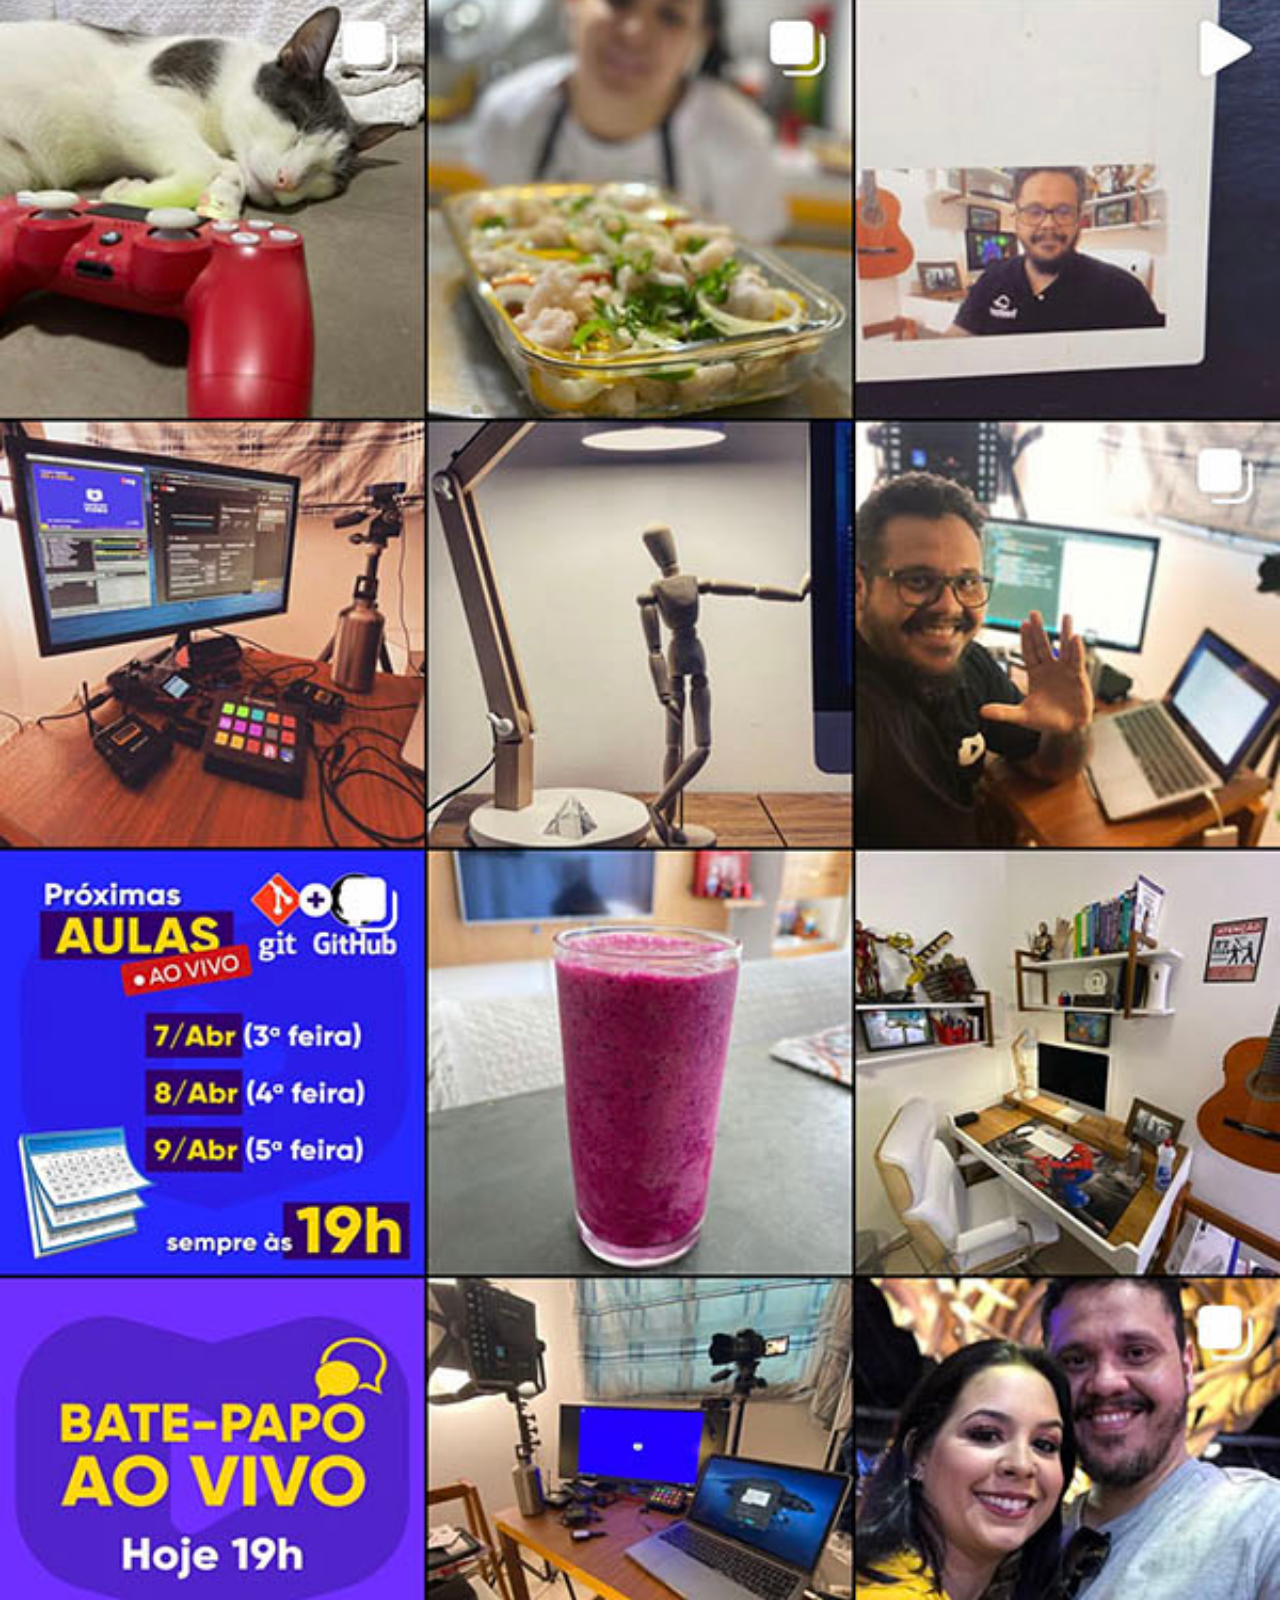
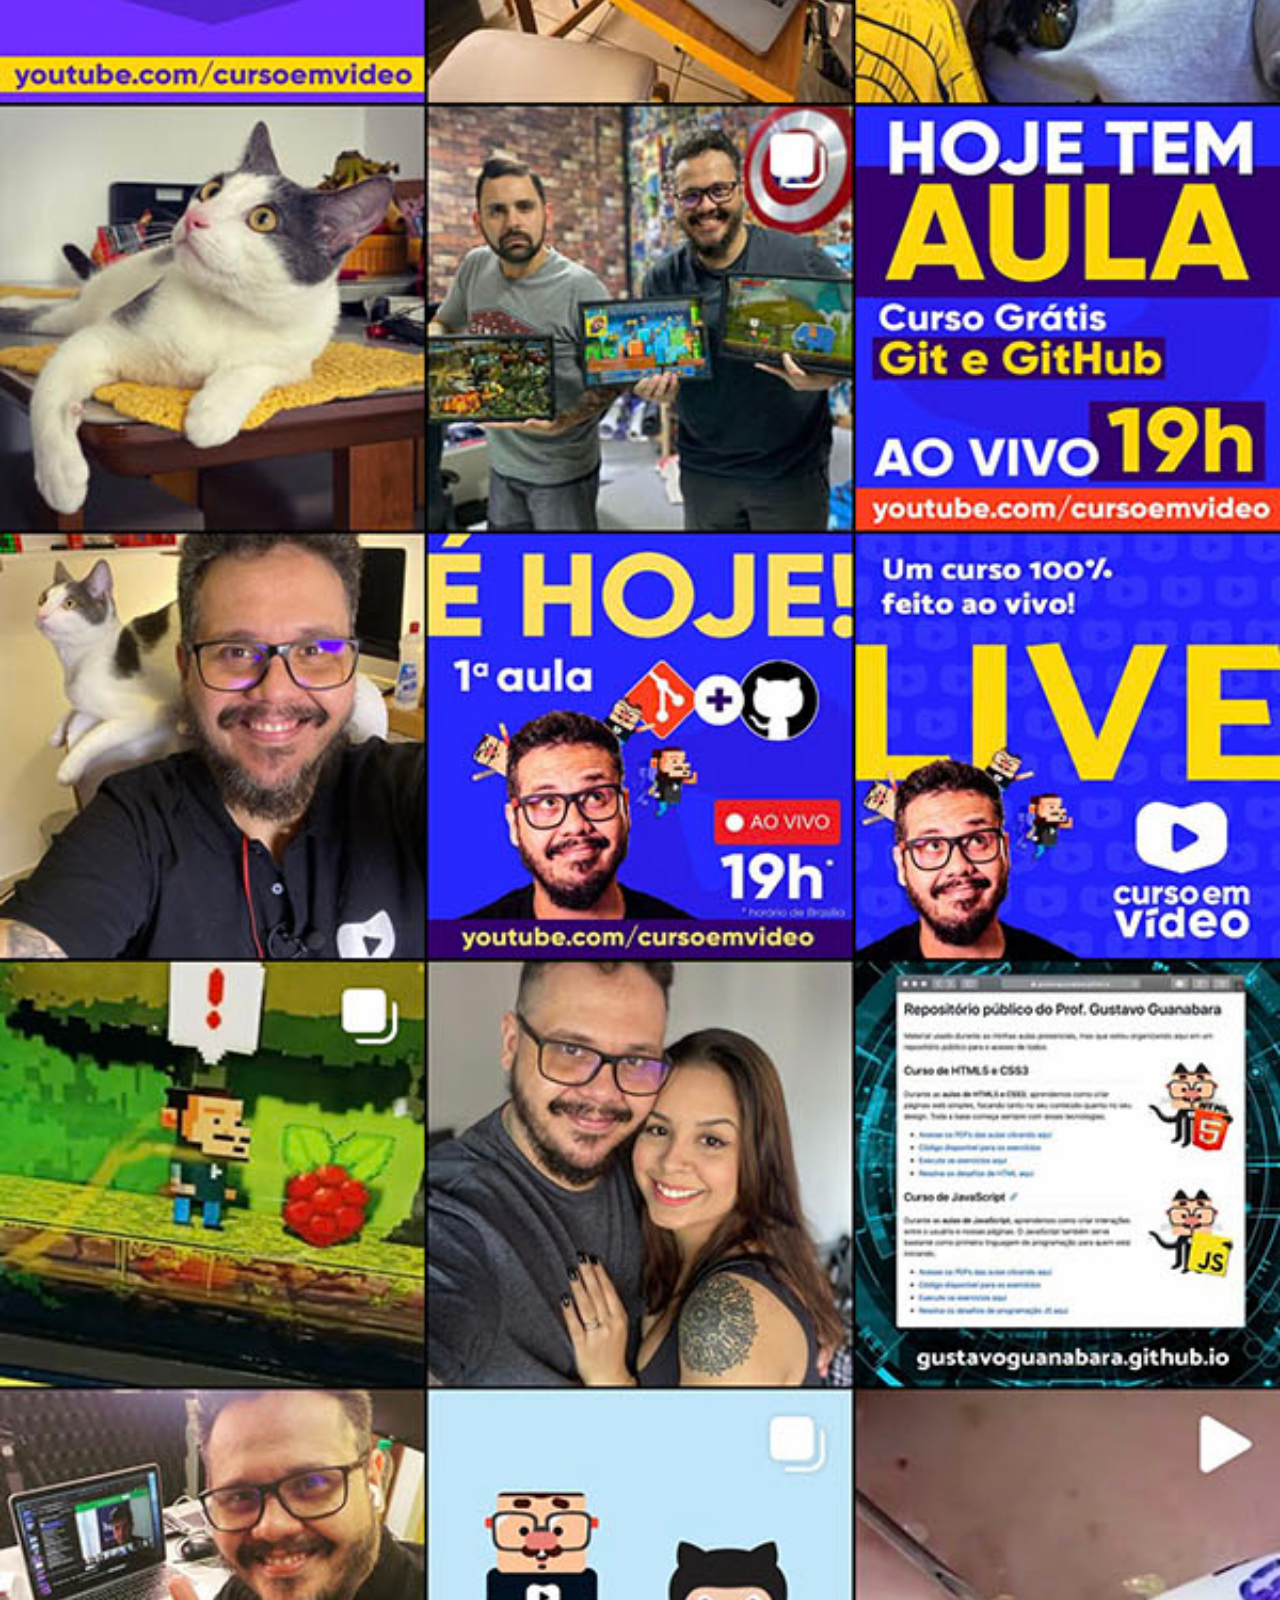
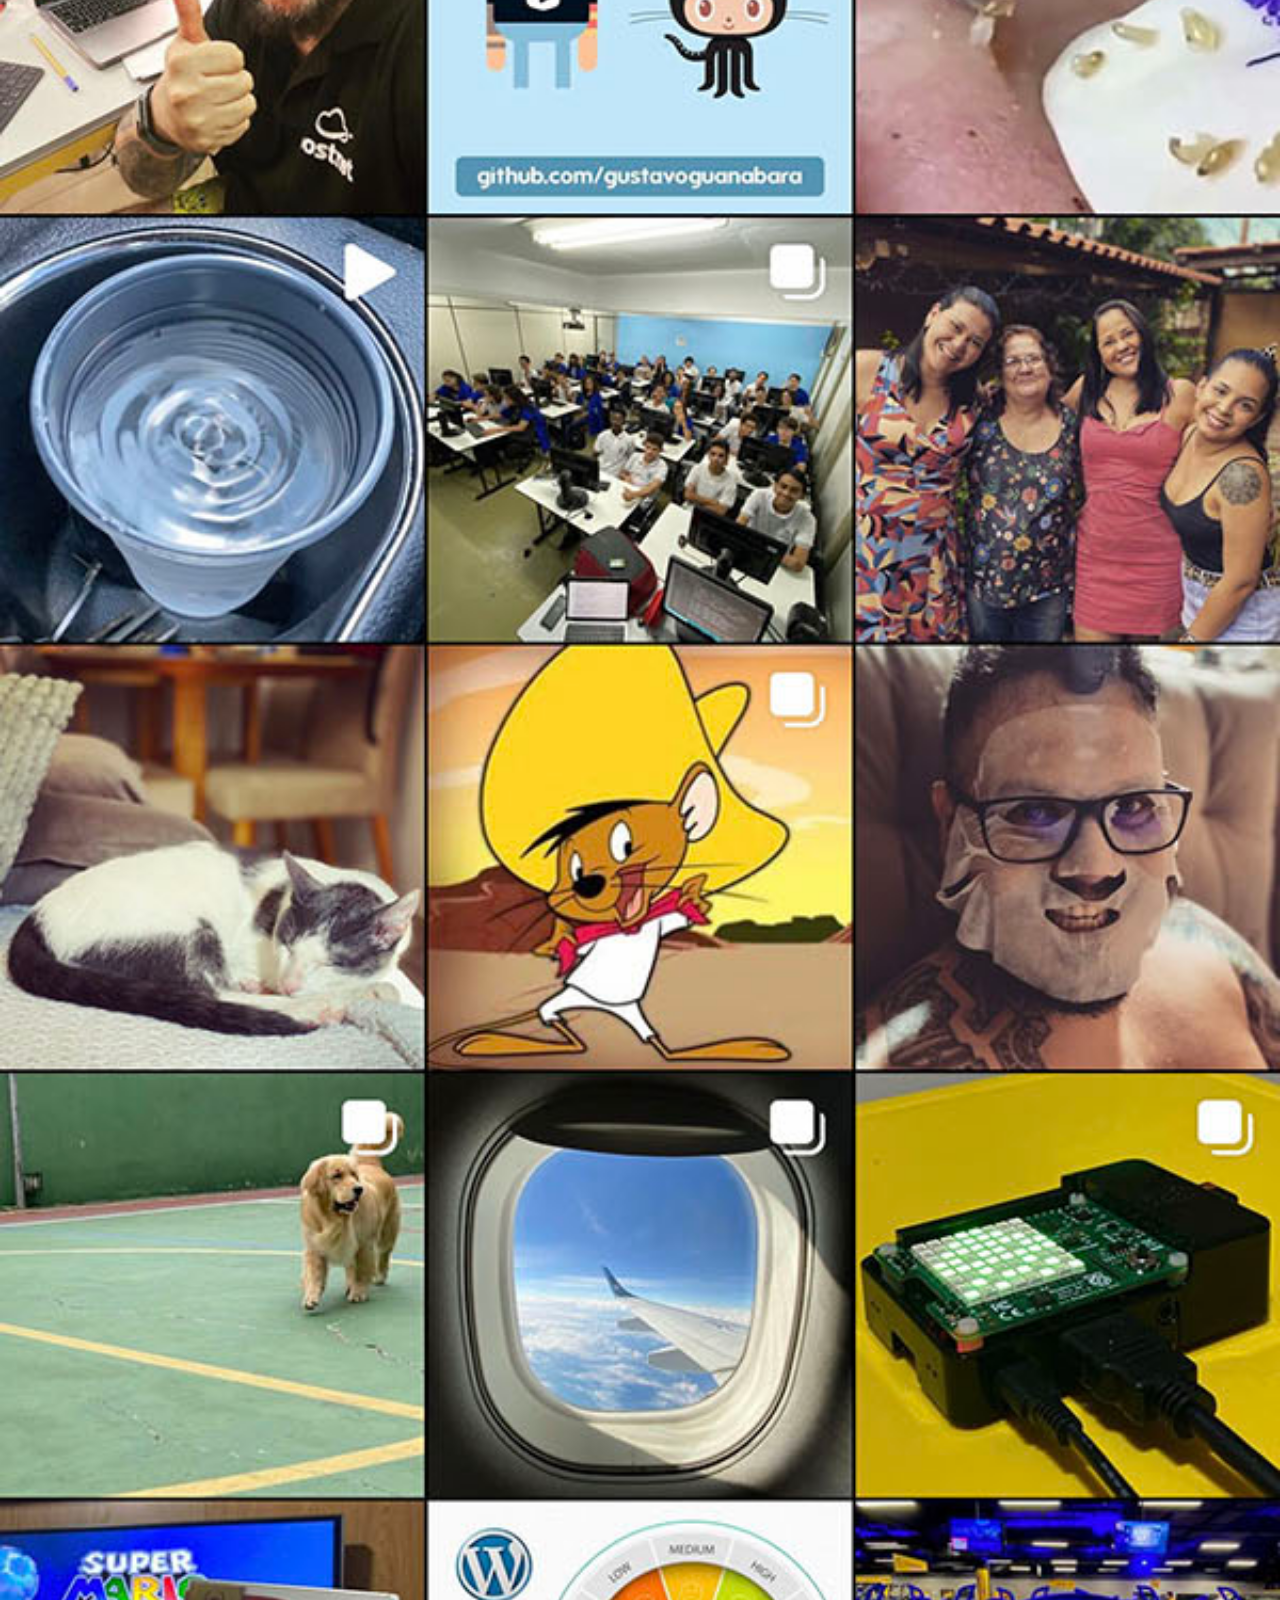
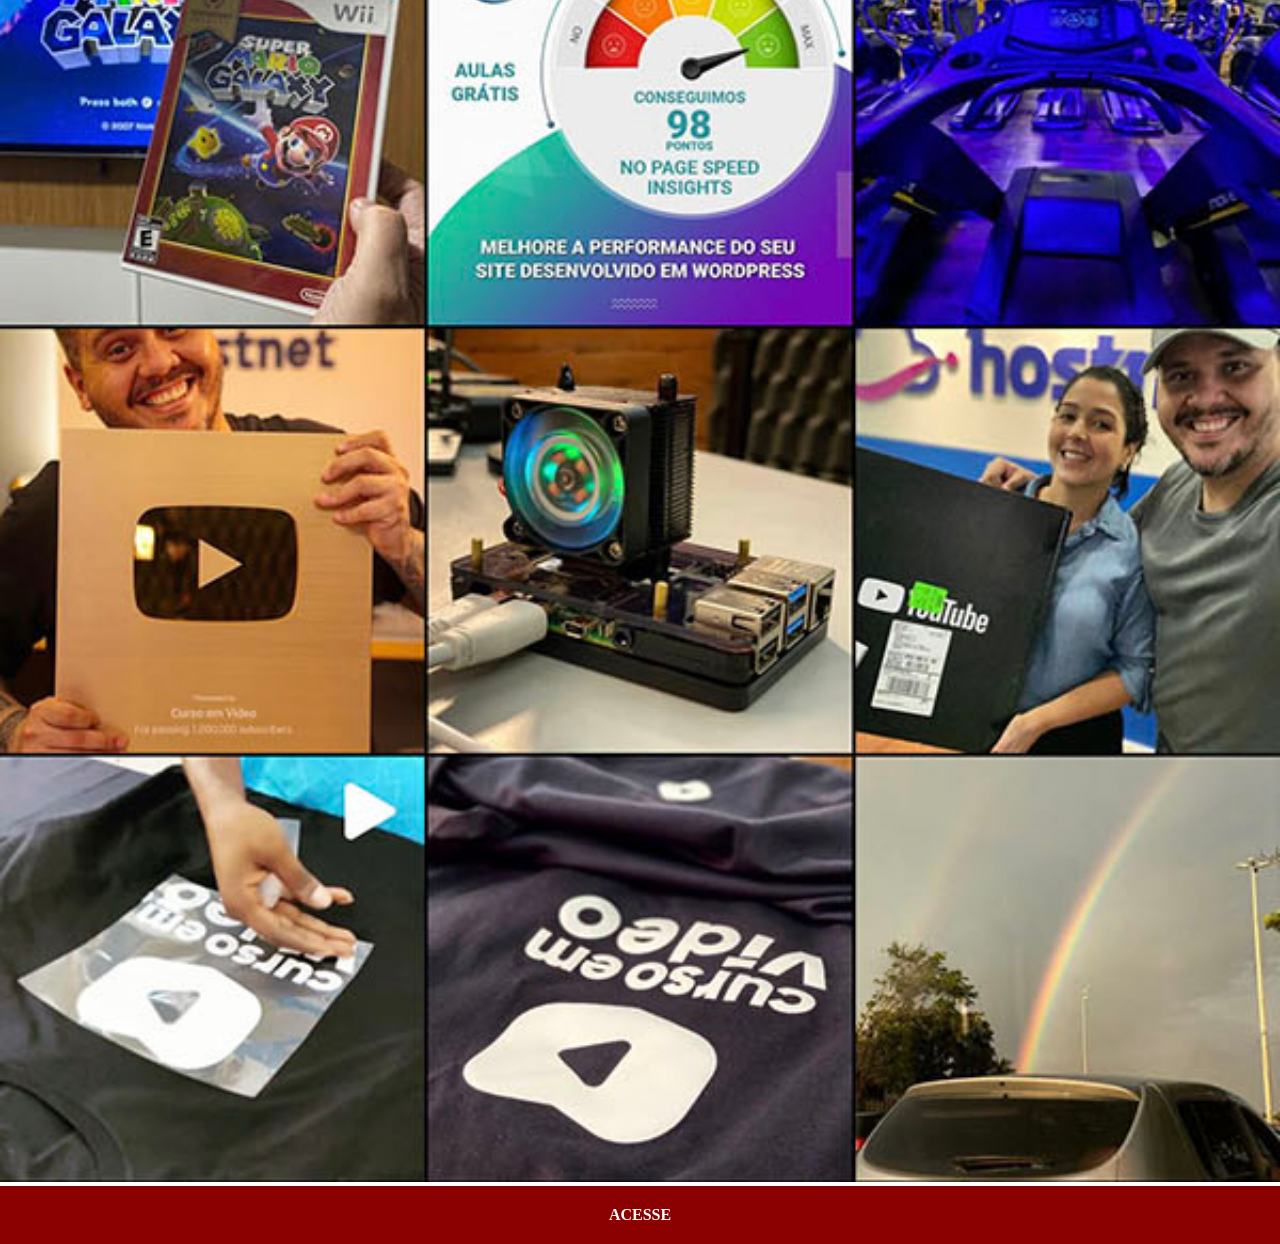
<file: instagram.html>
<!DOCTYPE html>
<html lang="pt-br">
<head>
    <meta charset="UTF-8">
    <meta name="viewport" content="width=device-width, initial-scale=1.0">
    <link rel="stylesheet" href="Estilo/social.css">
    <title>instagram</title>
</head>
<body>
    <img src="pacote-d013/imagens/tela-instagram.jpg" alt="instagram">
    <a href="#" target="_blank">ACESSE</a>
</body>
</html>
</file>
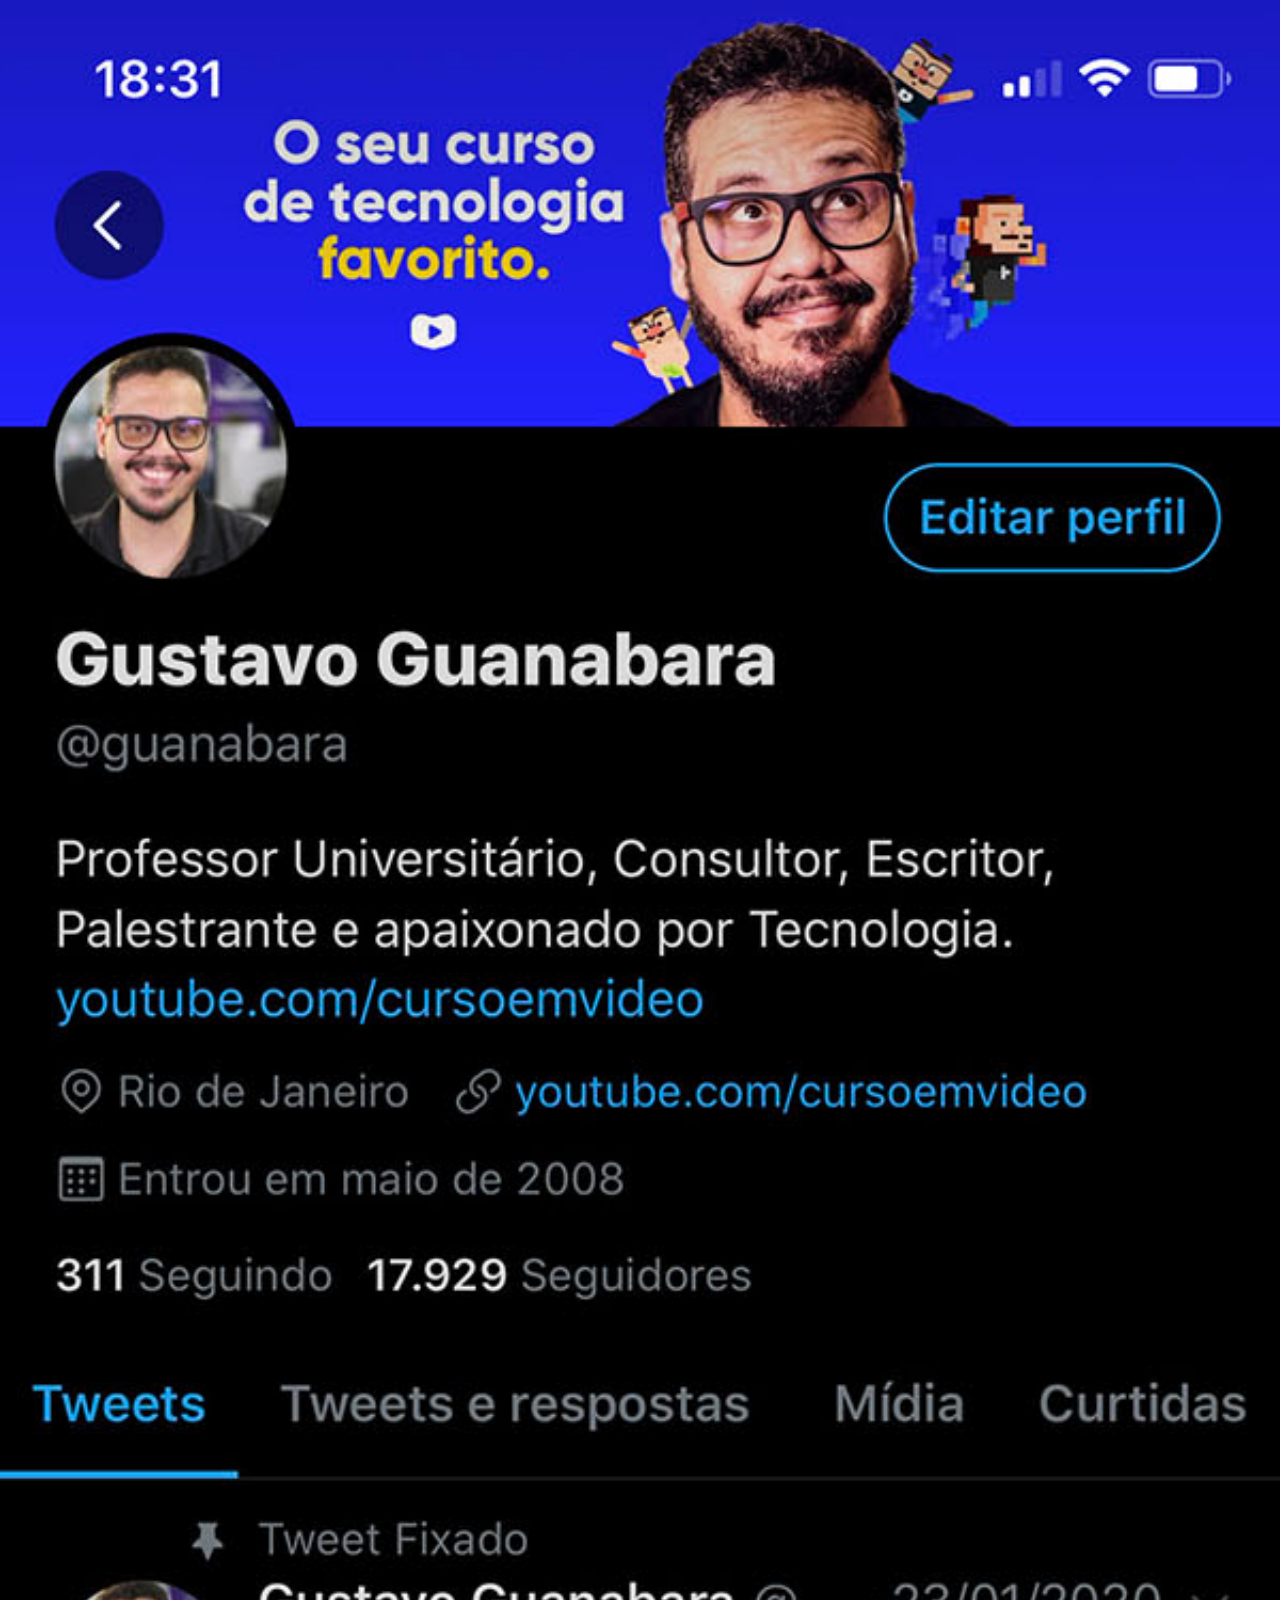
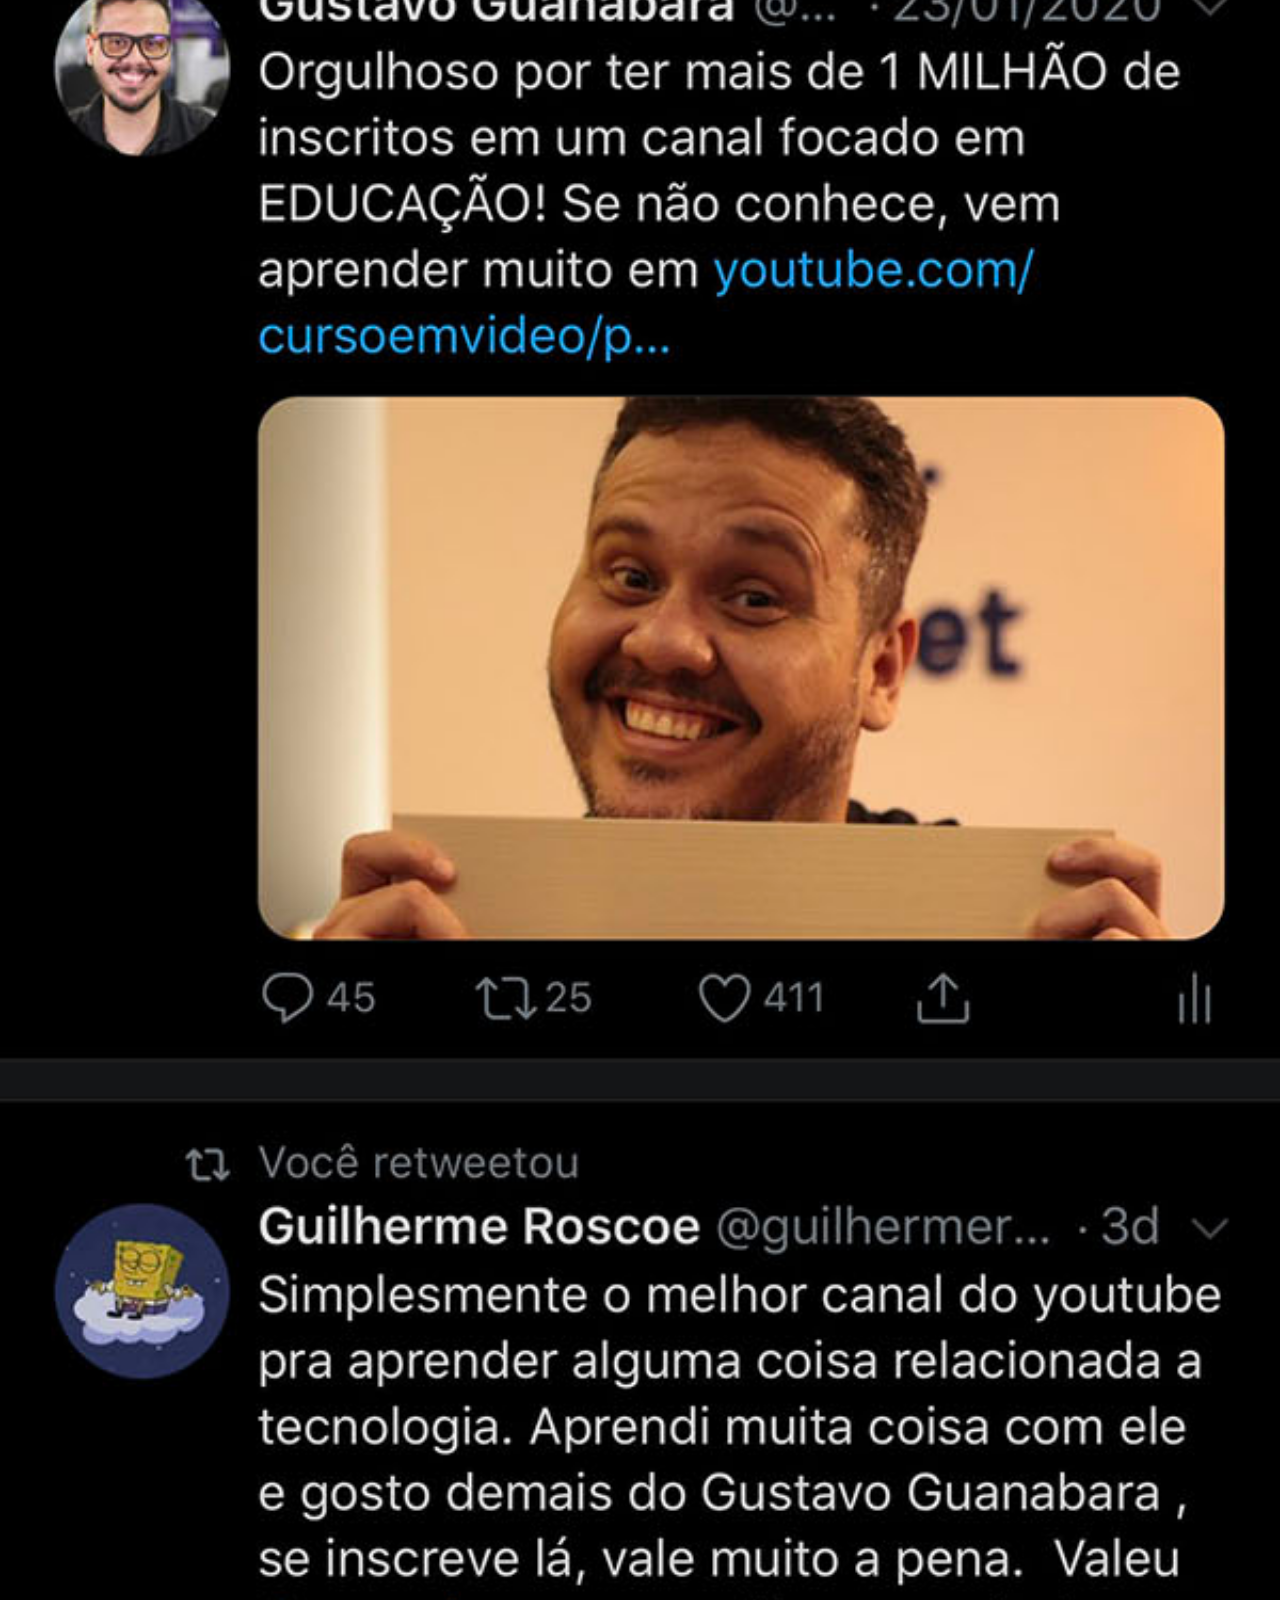
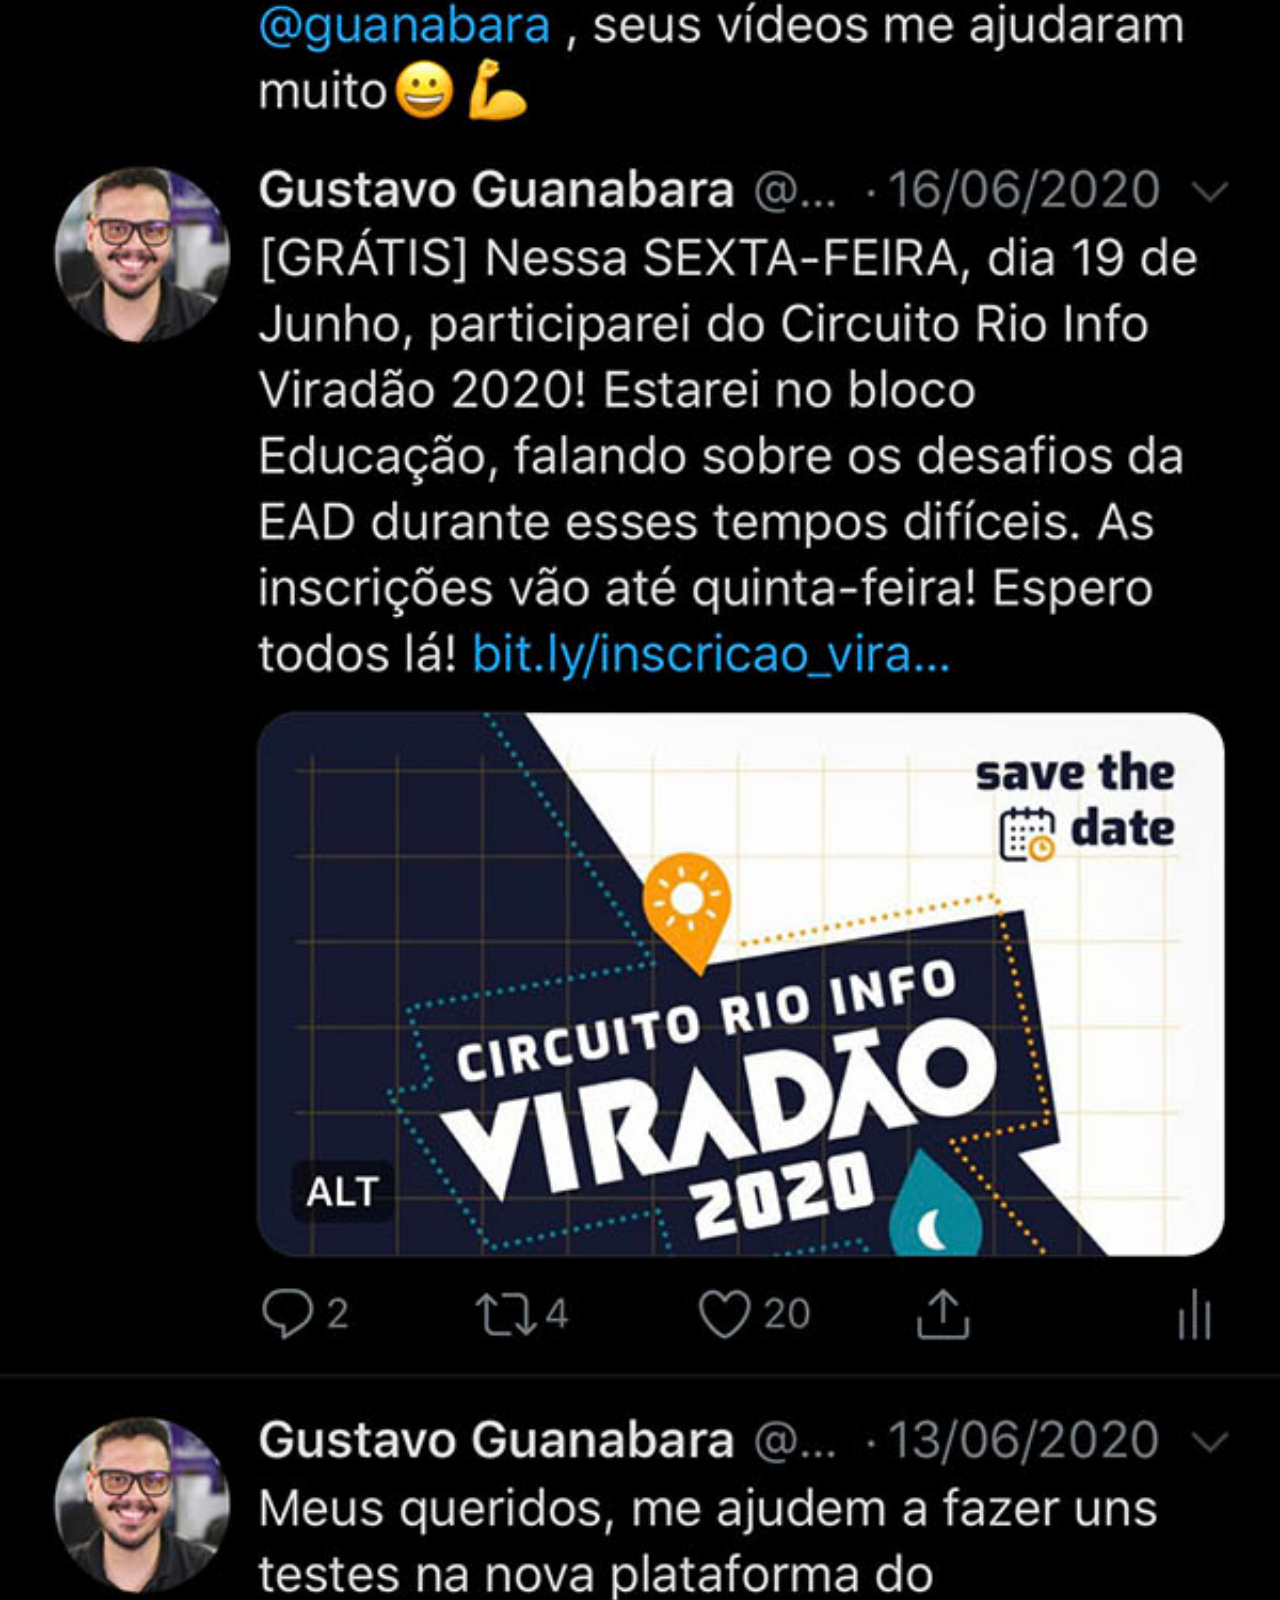
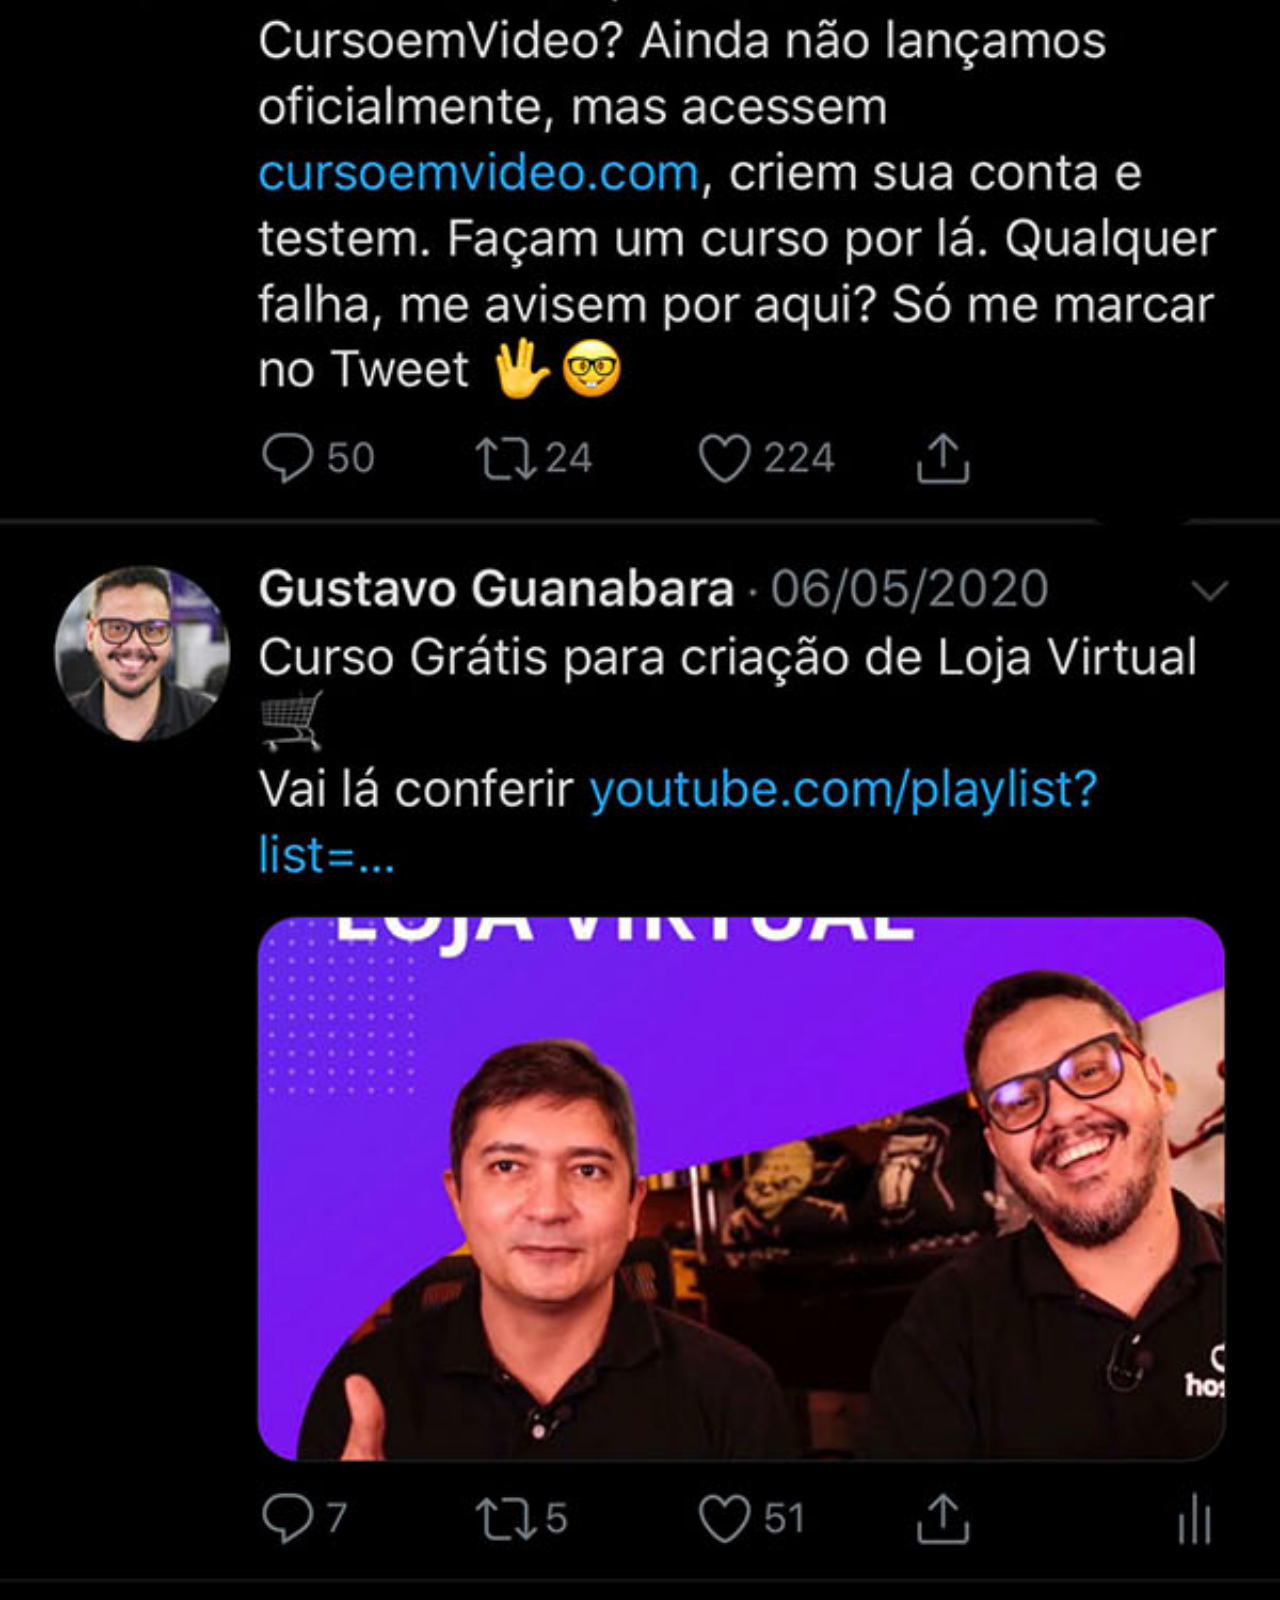
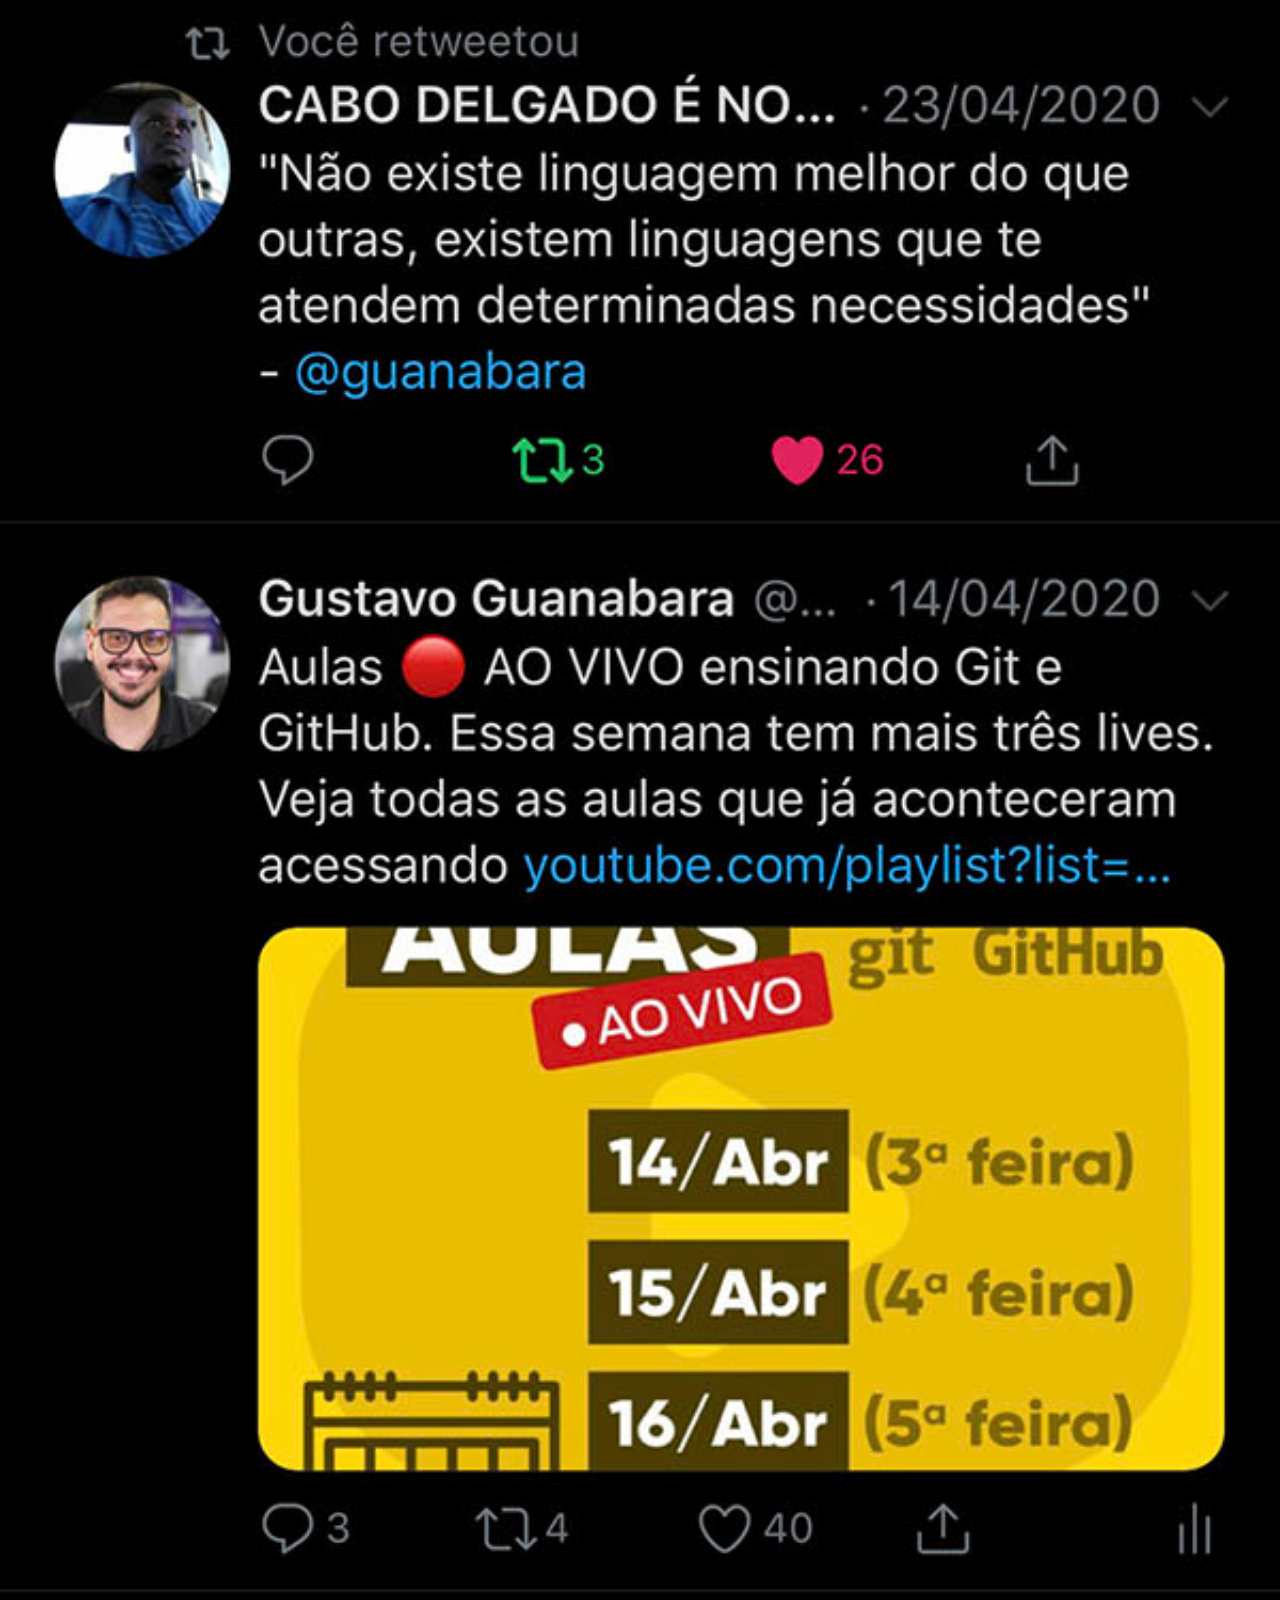
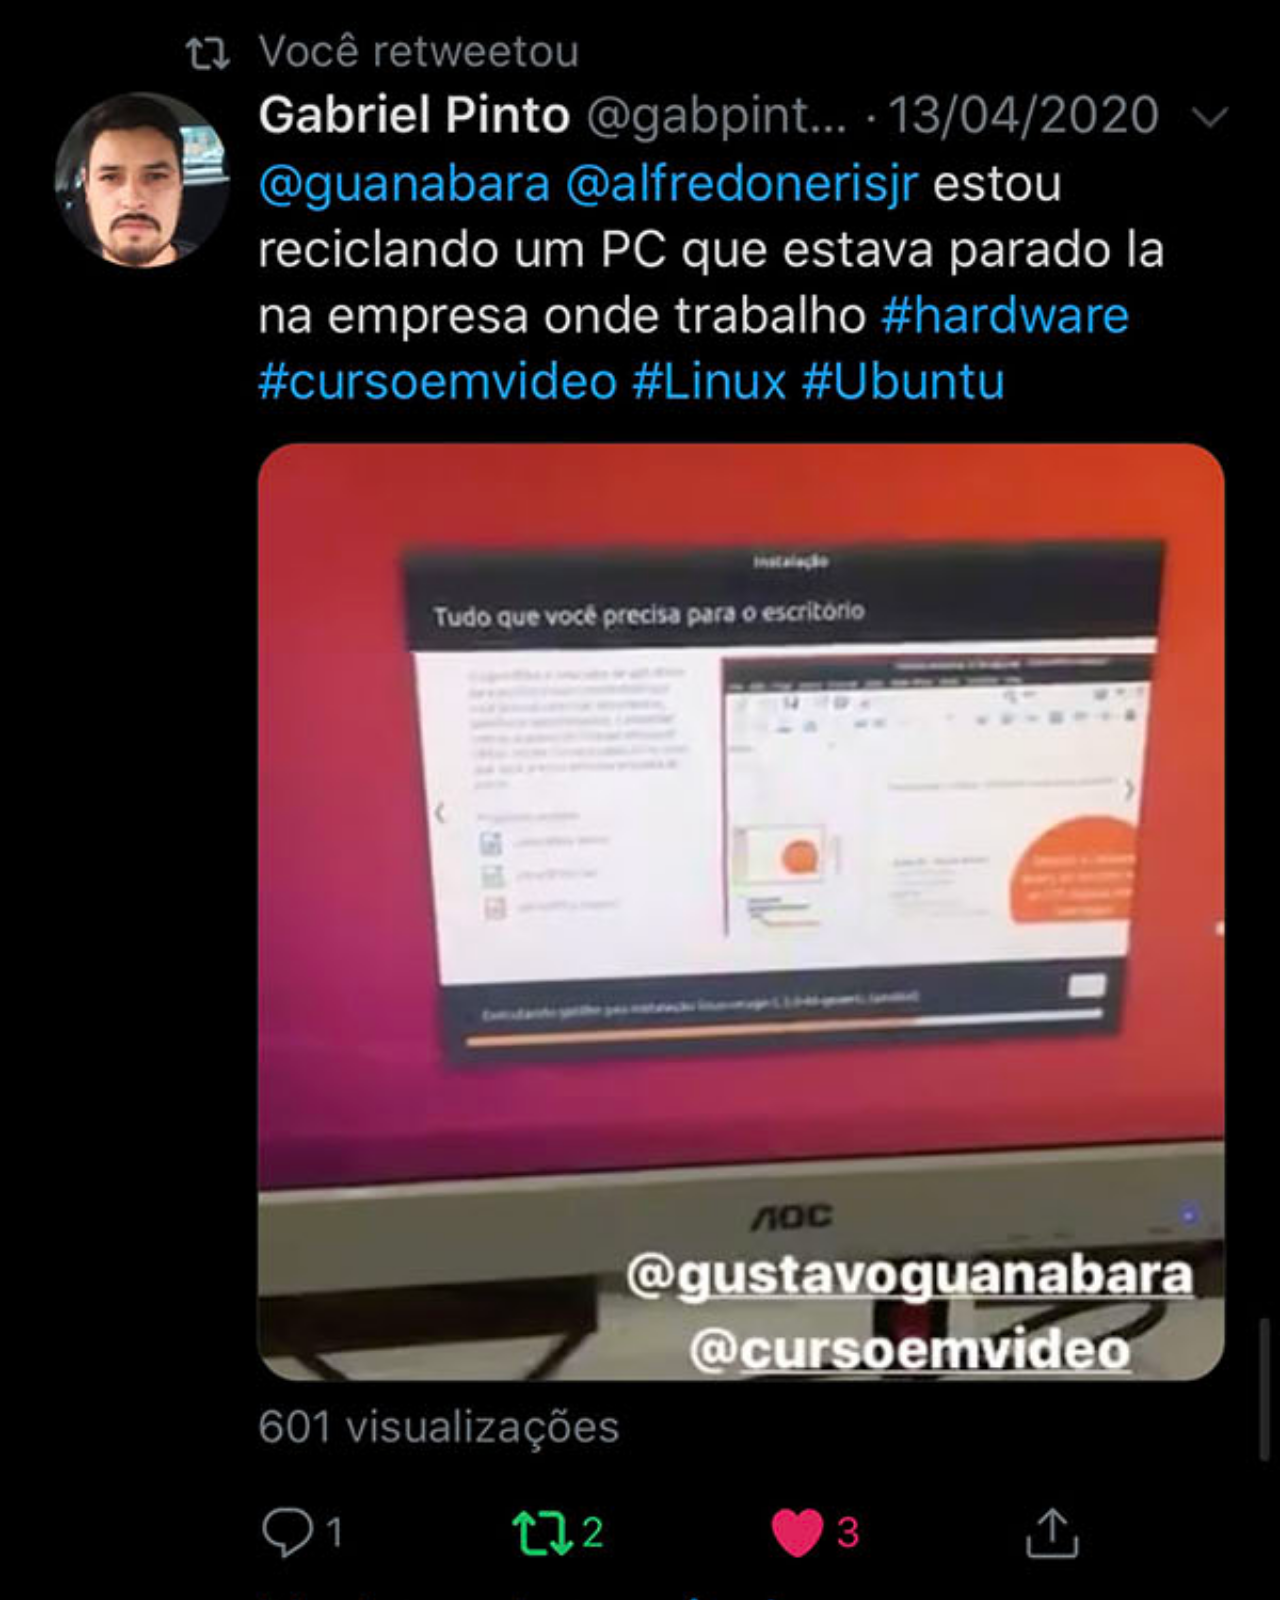
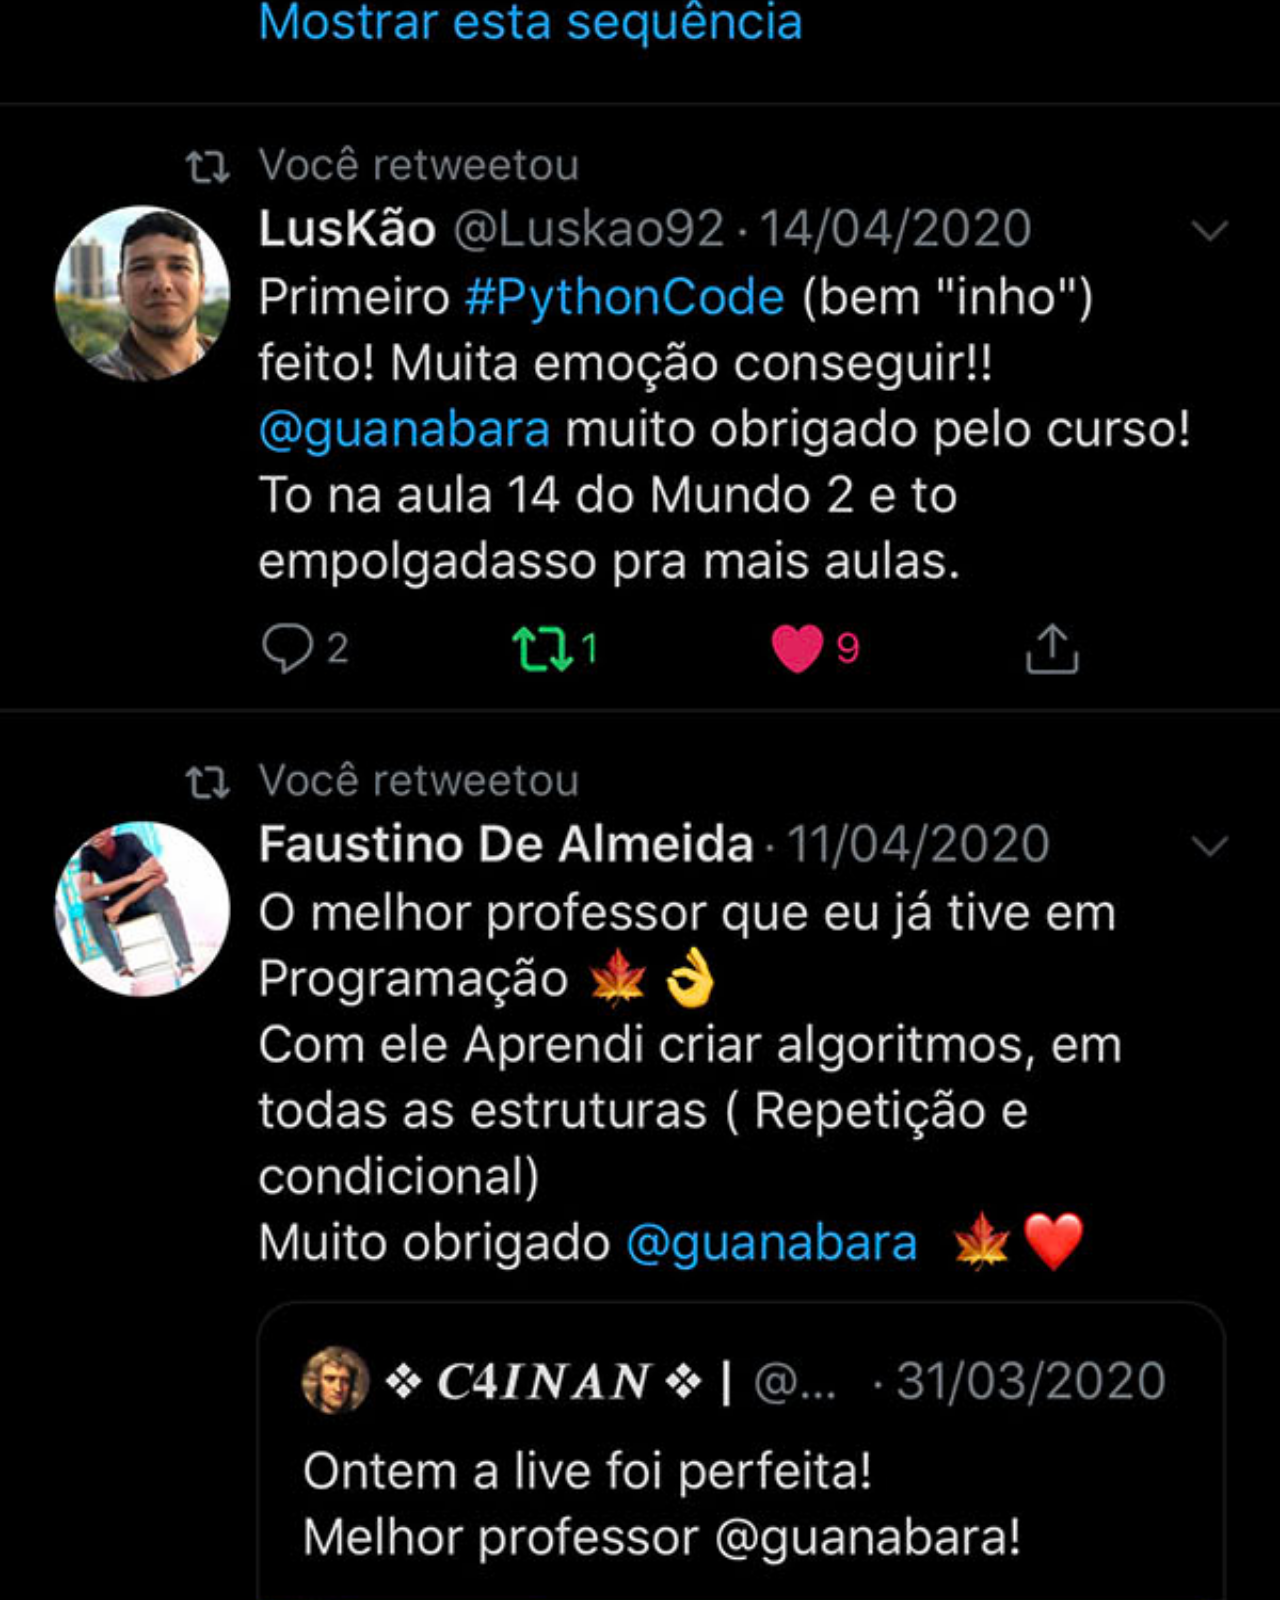
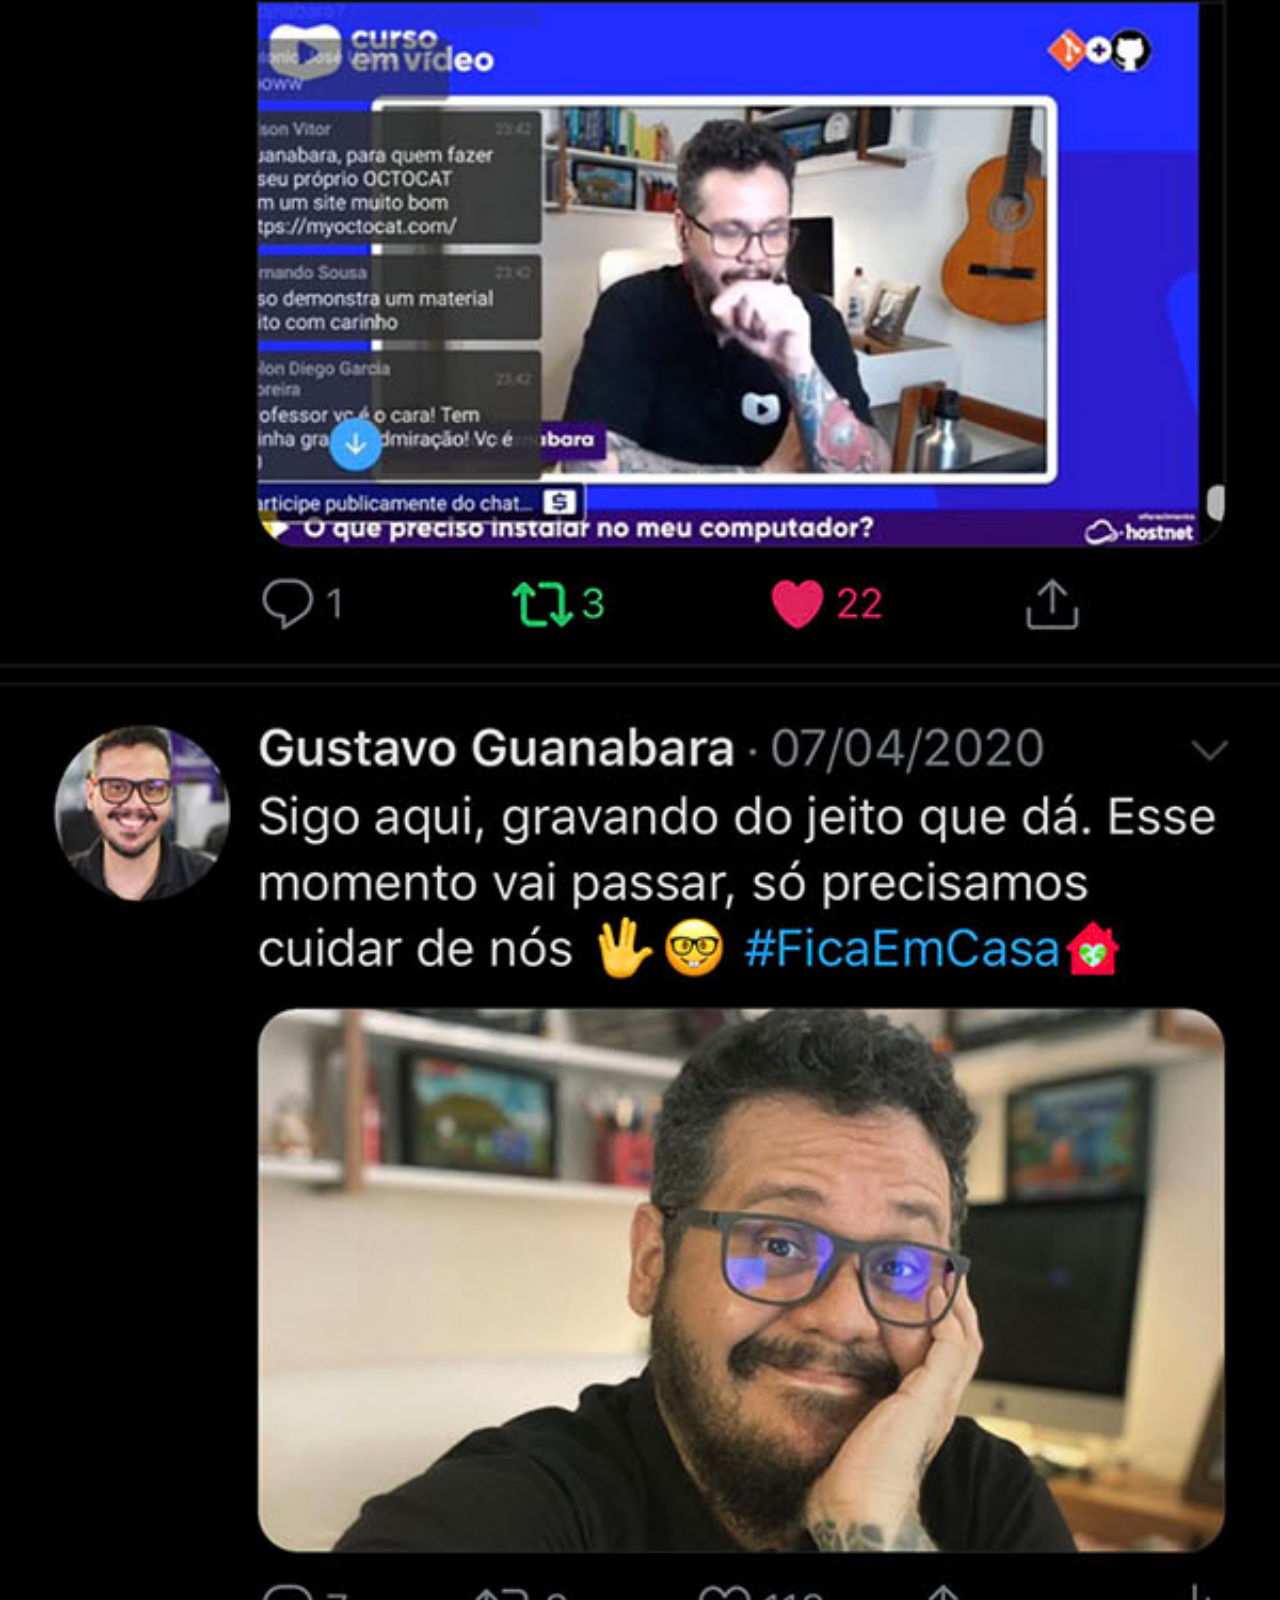
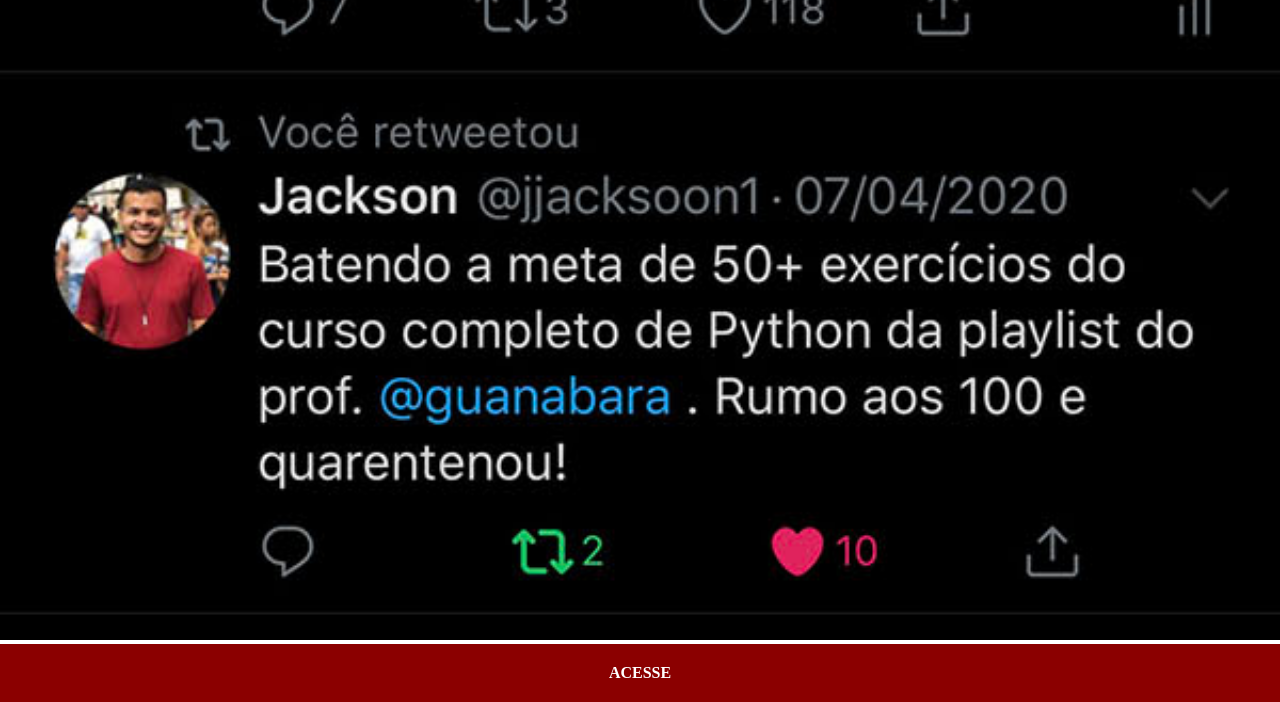
<file: twitter.html>
<!DOCTYPE html>
<html lang="pt-br">
<head>
    <meta charset="UTF-8">
    <meta name="viewport" content="width=device-width, initial-scale=1.0">
    <link rel="stylesheet" href="./Estilo/social.css">
    <title>twitter</title>
</head>
<body>
    <img src="pacote-d013/imagens/tela-twitter.jpg" alt="twitter">
    <a href="#" target="_blank">ACESSE</a>

</body>
</html>
</file>
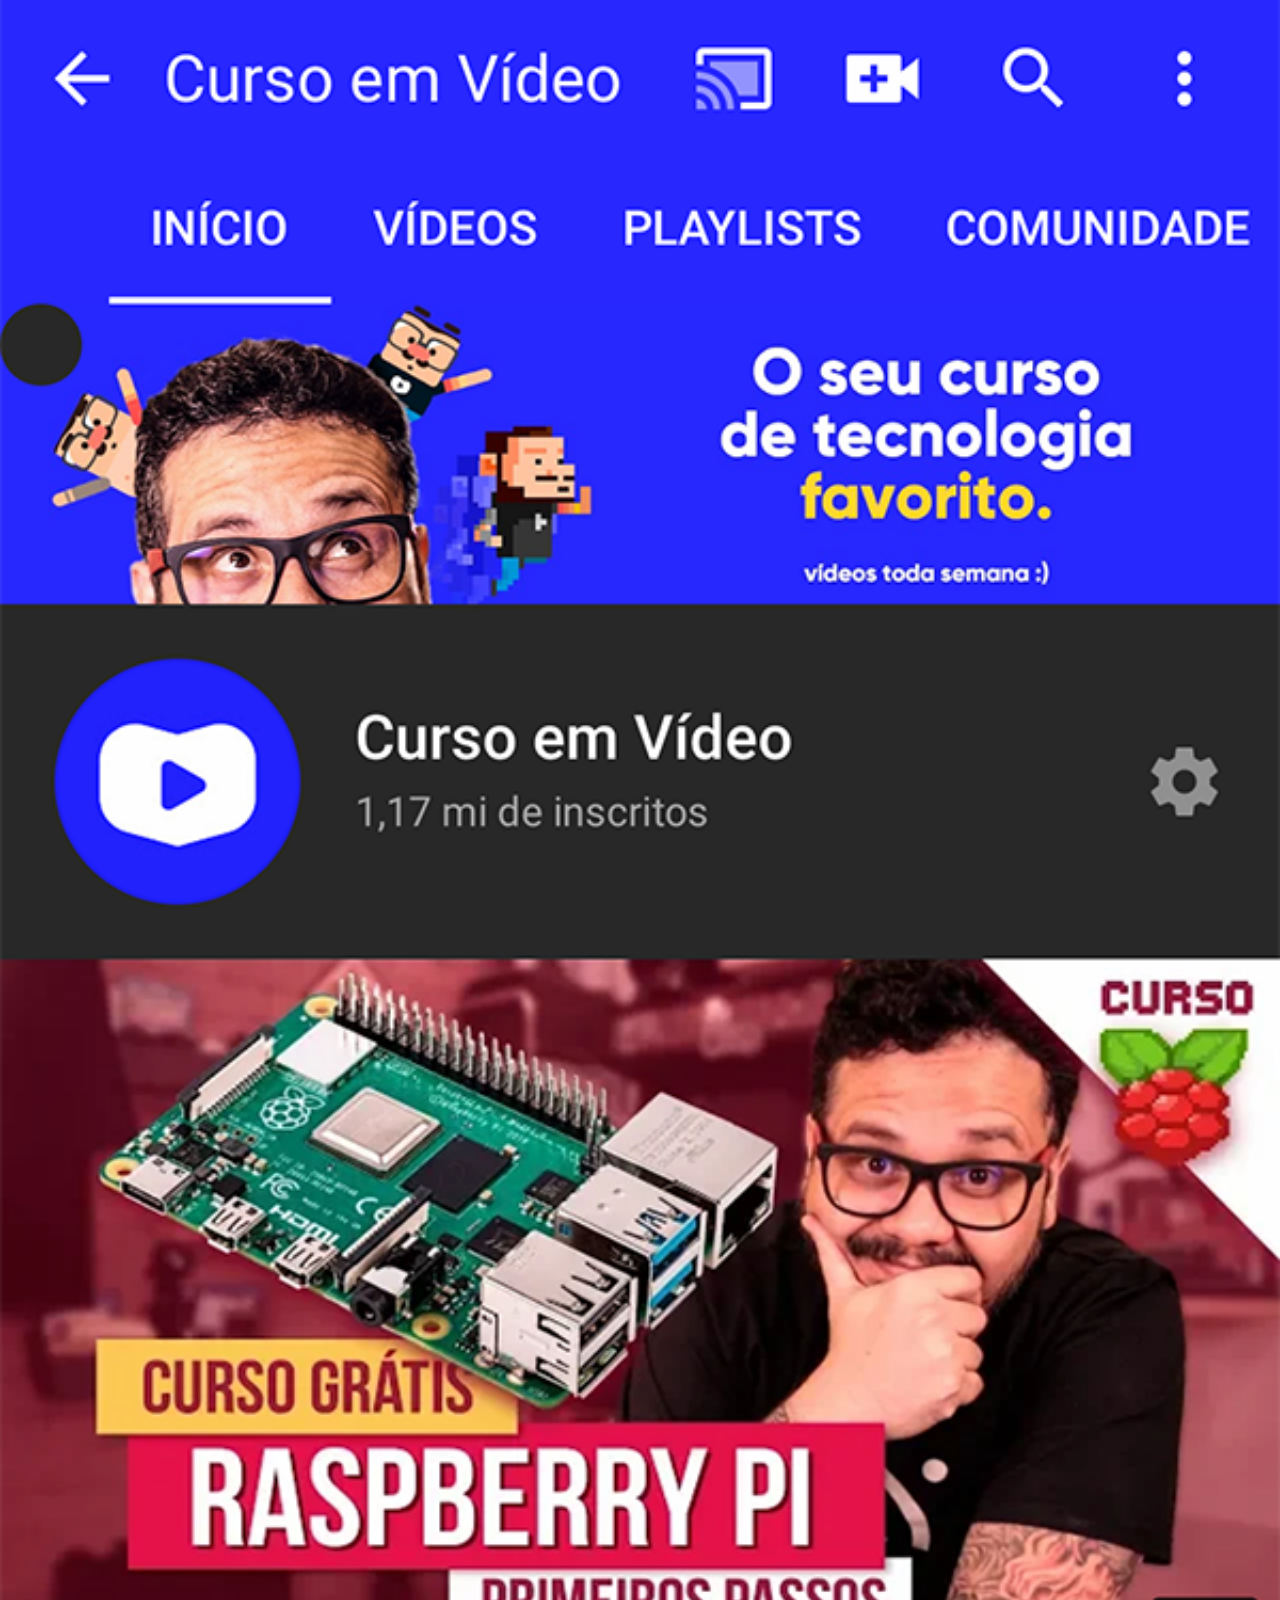
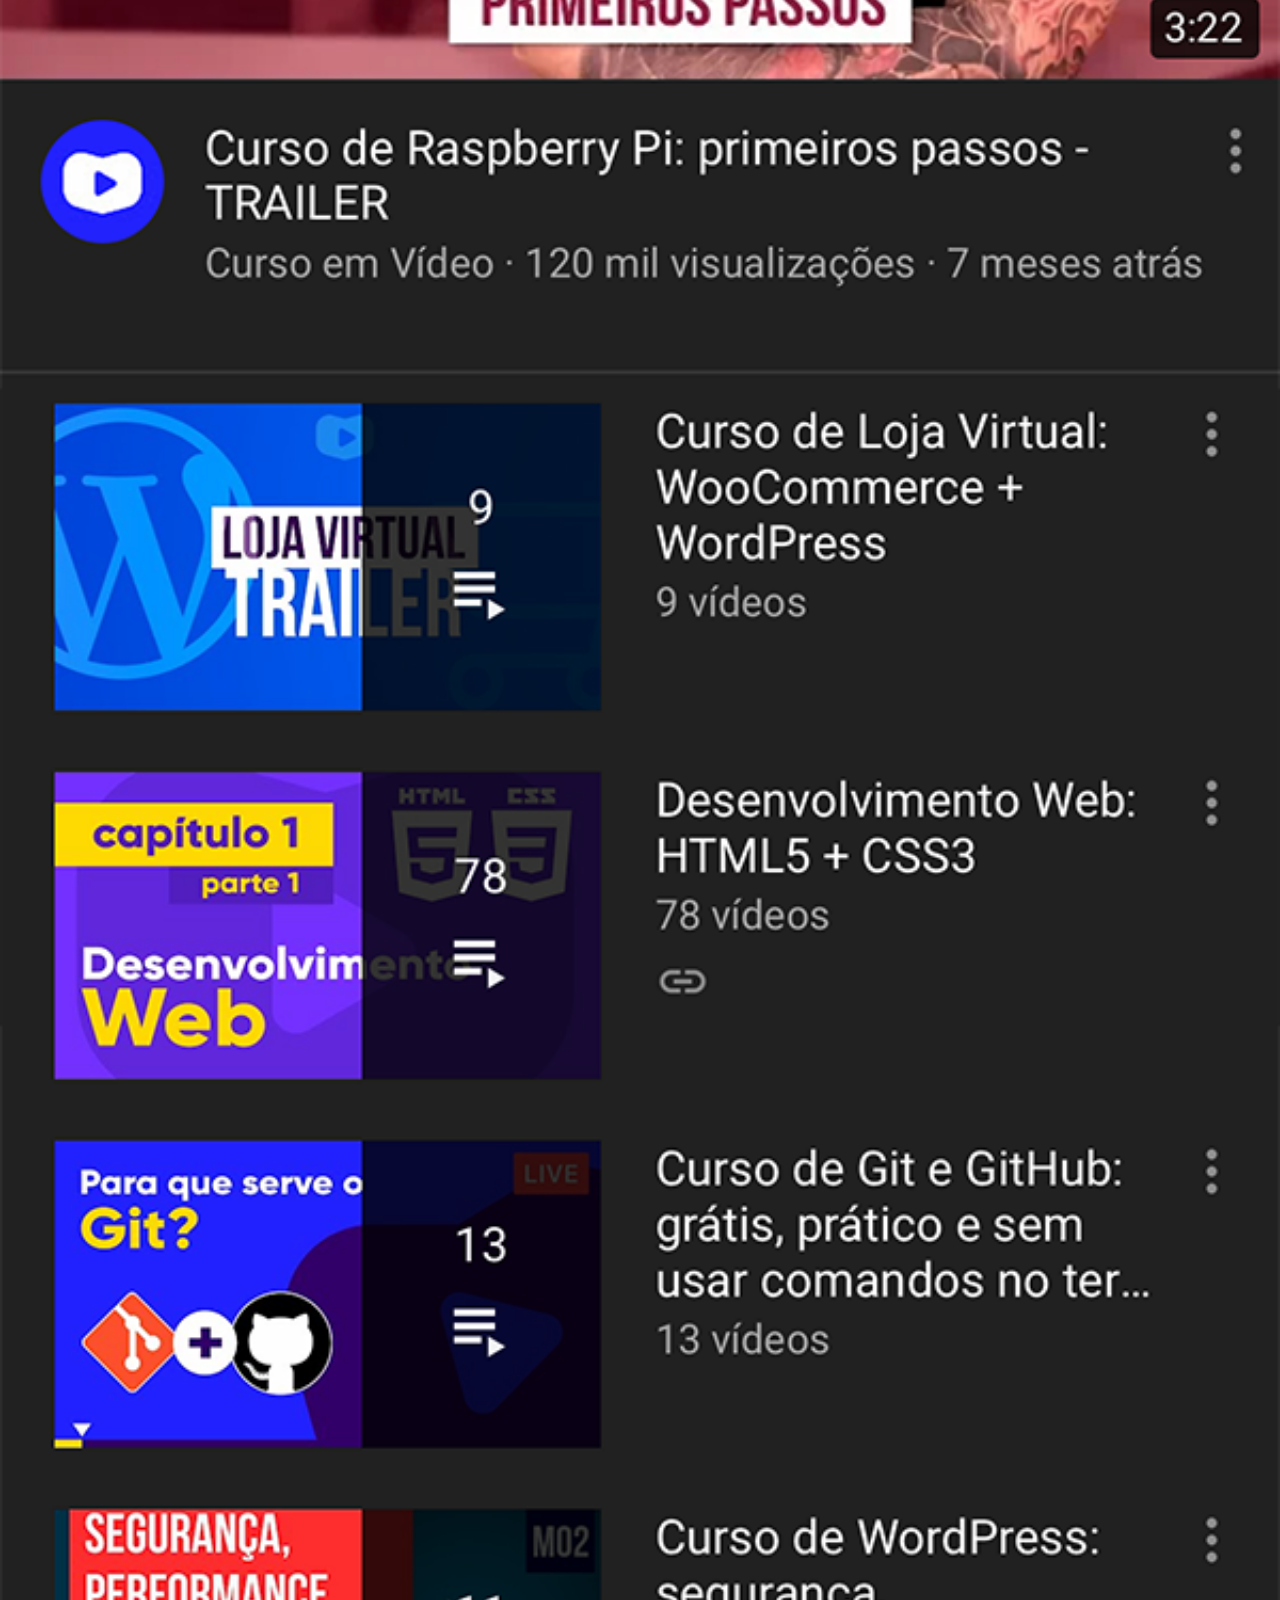
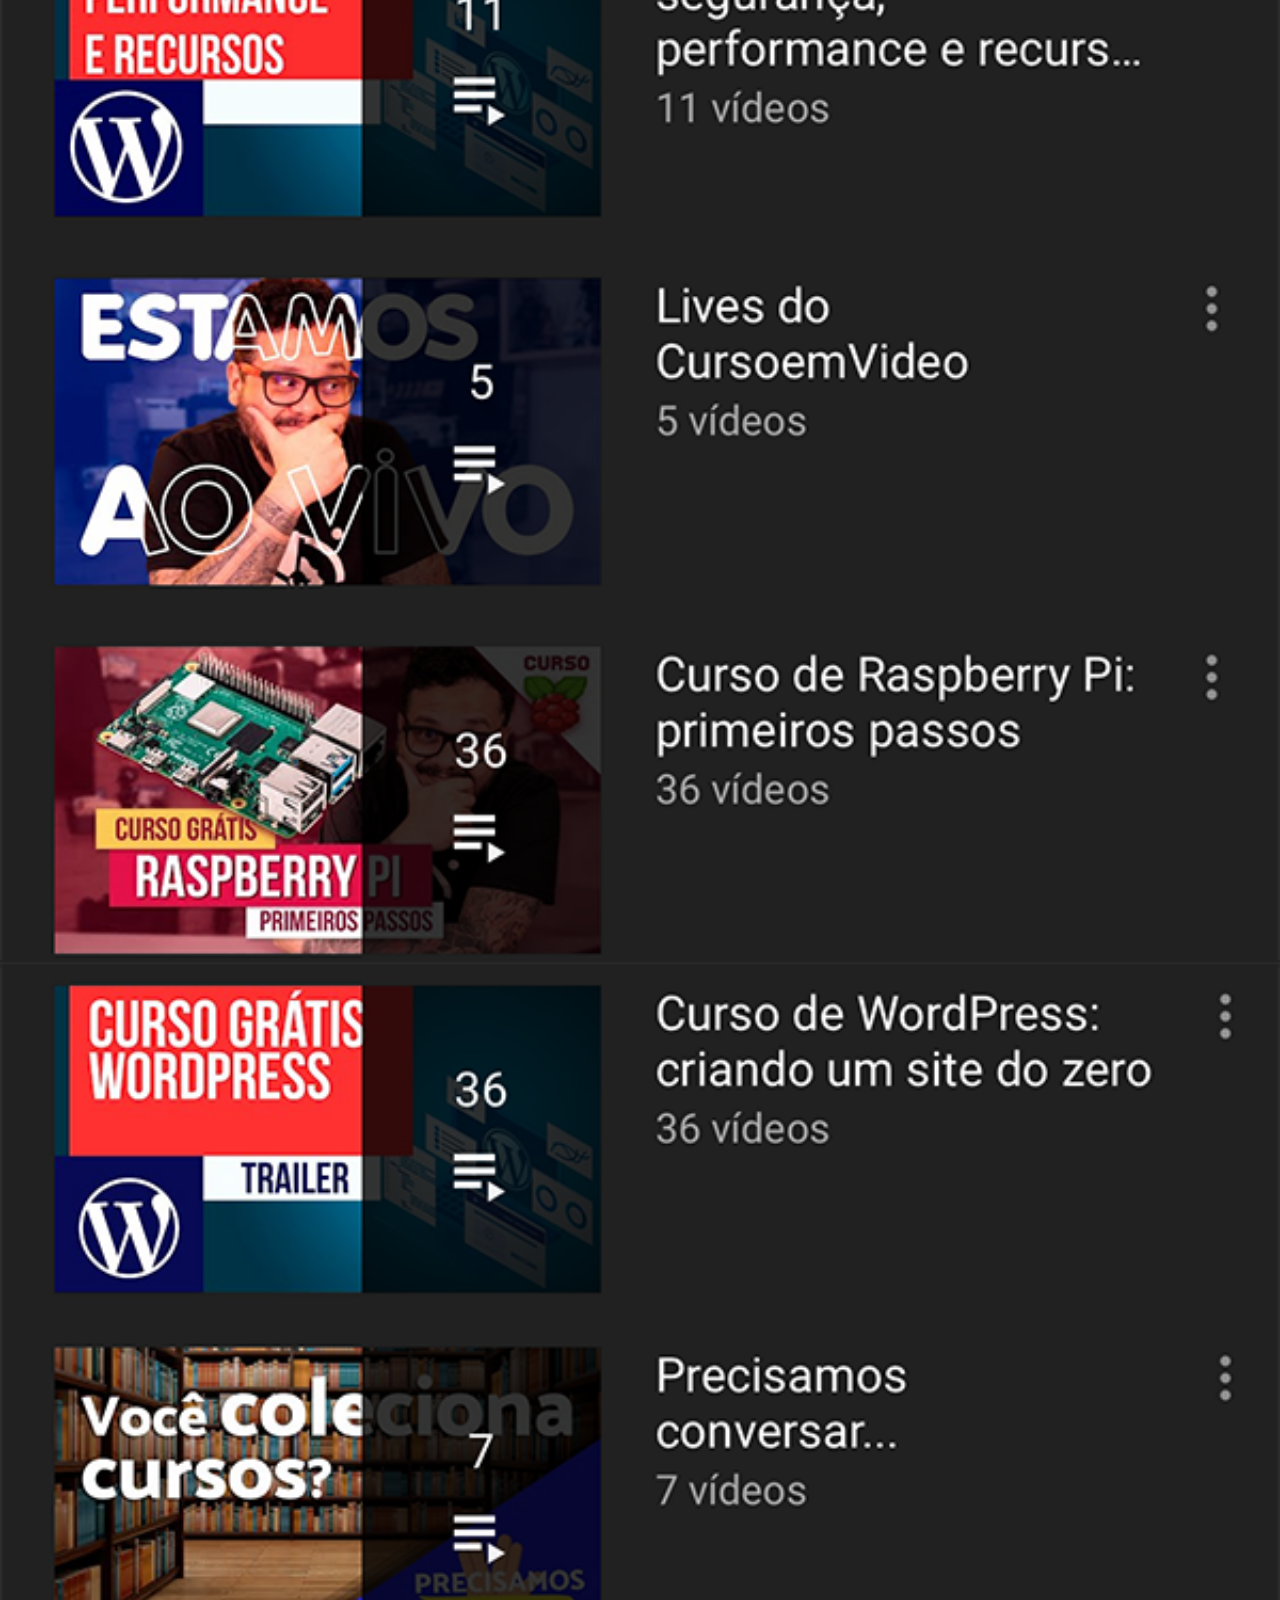
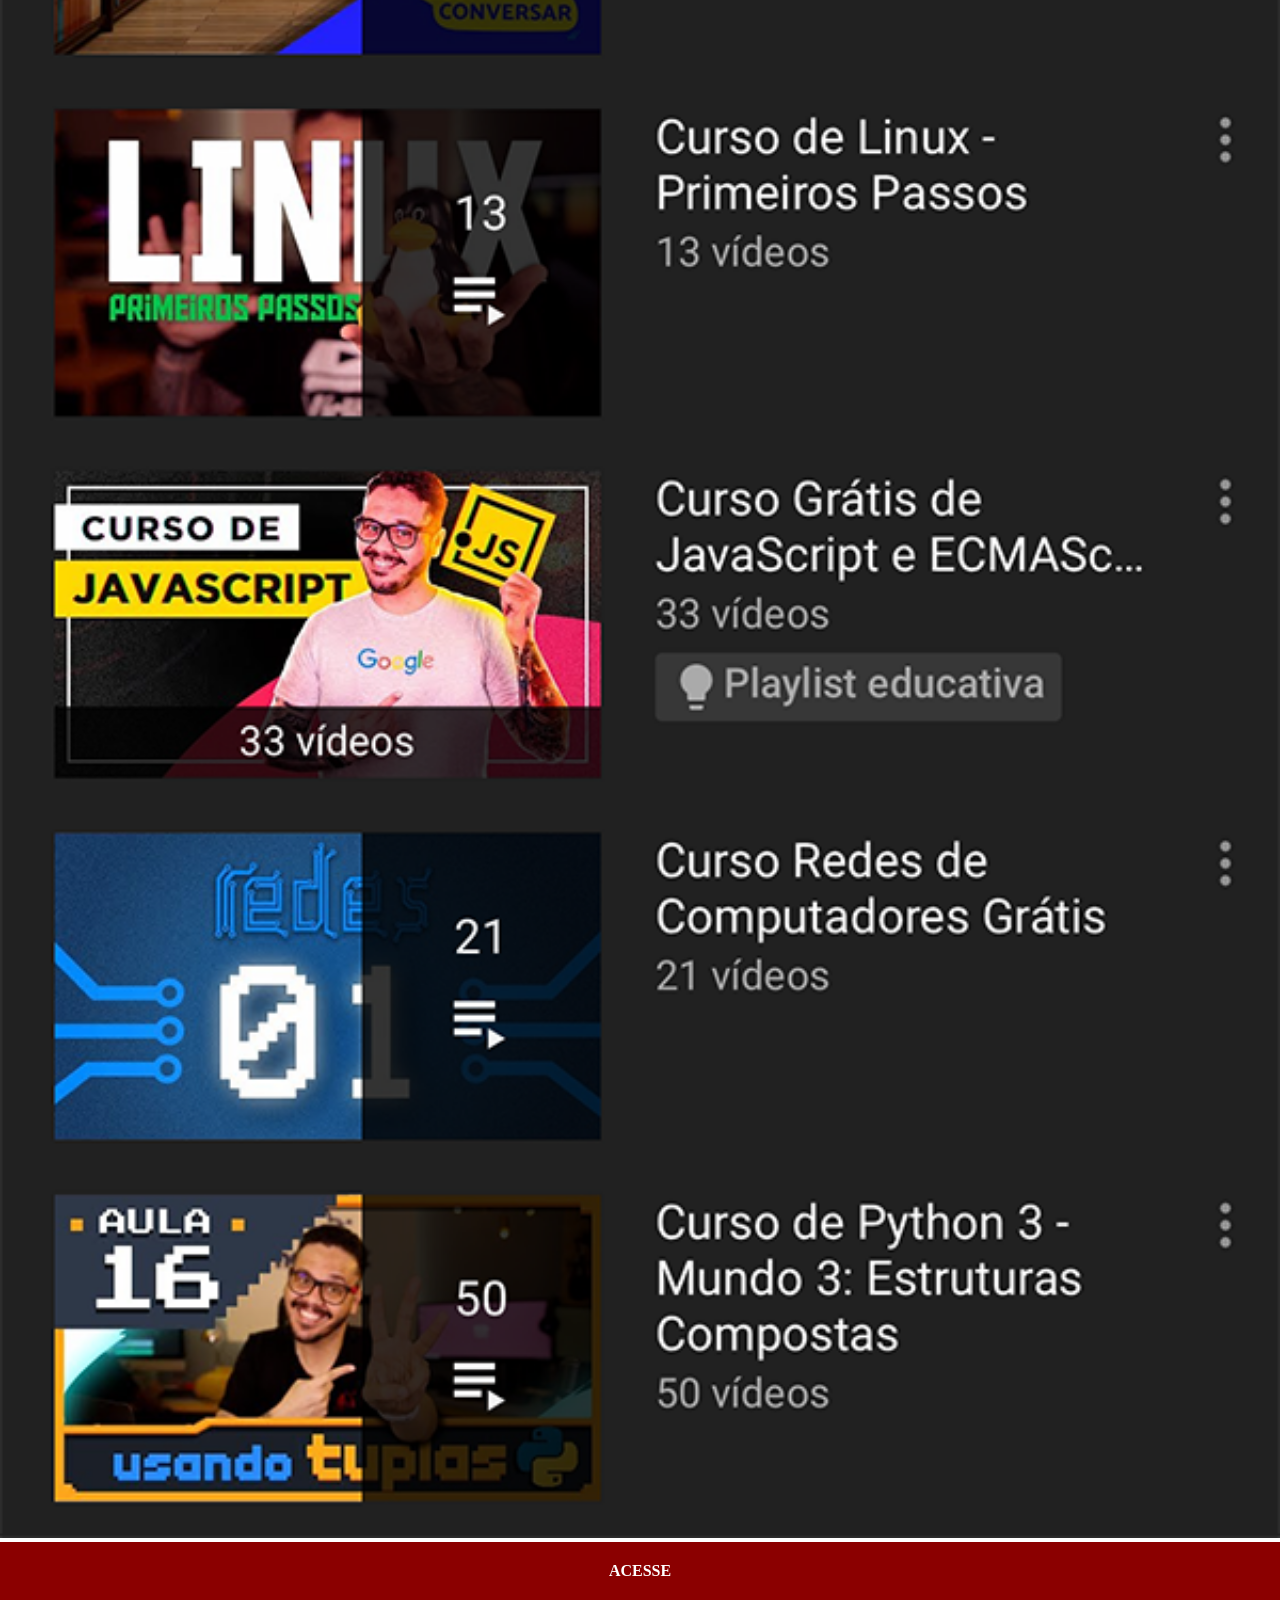
<file: youtube.html>
<!DOCTYPE html>
<html lang="pt-br">
<head>
    <meta charset="UTF-8">
    <meta name="viewport" content="width=device-width, initial-scale=1.0">
    <link rel="stylesheet" href="./Estilo/social.css">
    <title>youtube</title>
    <style>
          *{
            margin: 0px;
            padding: 0px;
          }

          ::-webkit-scrollbar{
            width: 0px;
            height: 0px;
          }

          img{
            width: 100vw;
          }

          a{
            display: block;
            background-color: darkred;
            color: white;
            text-align: center;
            padding: 20px;
            font-weight: bolder;
            text-decoration: none;
          }

          a:hover{
            background-color: red;
          }
    </style>
</head>
<body>
    <img src="pacote-d013/imagens/tela-youtube.png"  alt="youtube">
    <a href="#" target="_blank">ACESSE</a>
</body>
</html>
</file>
<file: Estilo/estilo.css>
@charset "UTF-8";

*{
    margin: 0px;
    padding: 0px;
}

html.body{
    height: 100vh;
    width: 100vw;
}

body{
    background: url(../pacote-d013/imagens/fundo-madeira.jpg) no-repeat top center;
    background-size: cover;
    background-attachment: fixed;
}

main{
    height: 100vh;
    width: 100vw;
    position: relative;
    
}

#telefone{
    height: 627px;
    width: 311px;
    
    background: url(../pacote-d013/imagens/frame-iphone.png) no-repeat;
   
    position: absolute;
    top: 50%;
    left: 50%;
    transform: translate(-50%, -50%);
}
#tela{
    position: relative;
    top: 80px;
    left: 22px;
    width: 267px;
    height: 471px;
}

section#redes{
    text-align: right;
}

section#redes img:hover{
    border: 2px solid rgba(255, 255, 255, 0.171);
    transform: scale(1.2);
    transition: 0.1s;

}

section#redes img{
    width: 50px;
    margin: 10px;
    border-radius: 50%;
    box-shadow: 2px 2px 5px rgba(0, 0, 0, 0.226);
    box-sizing: border-box;
}
</file>
<file: Estilo/social.css>
@charset "UTF-8";
*{
    margin: 0px;
    padding: 0px;
}

::-webkit-scrollbar{
    width: 0px;
    height: 0px;
    }

img{
    width: 100vw;
    }

a{
    display: block;
    background-color: darkred;
    color: white;
    text-align: center;
    padding: 20px;
    font-weight: bolder;
    text-decoration: none;
}

a:hover{
    background-color: red;
}
</file>
